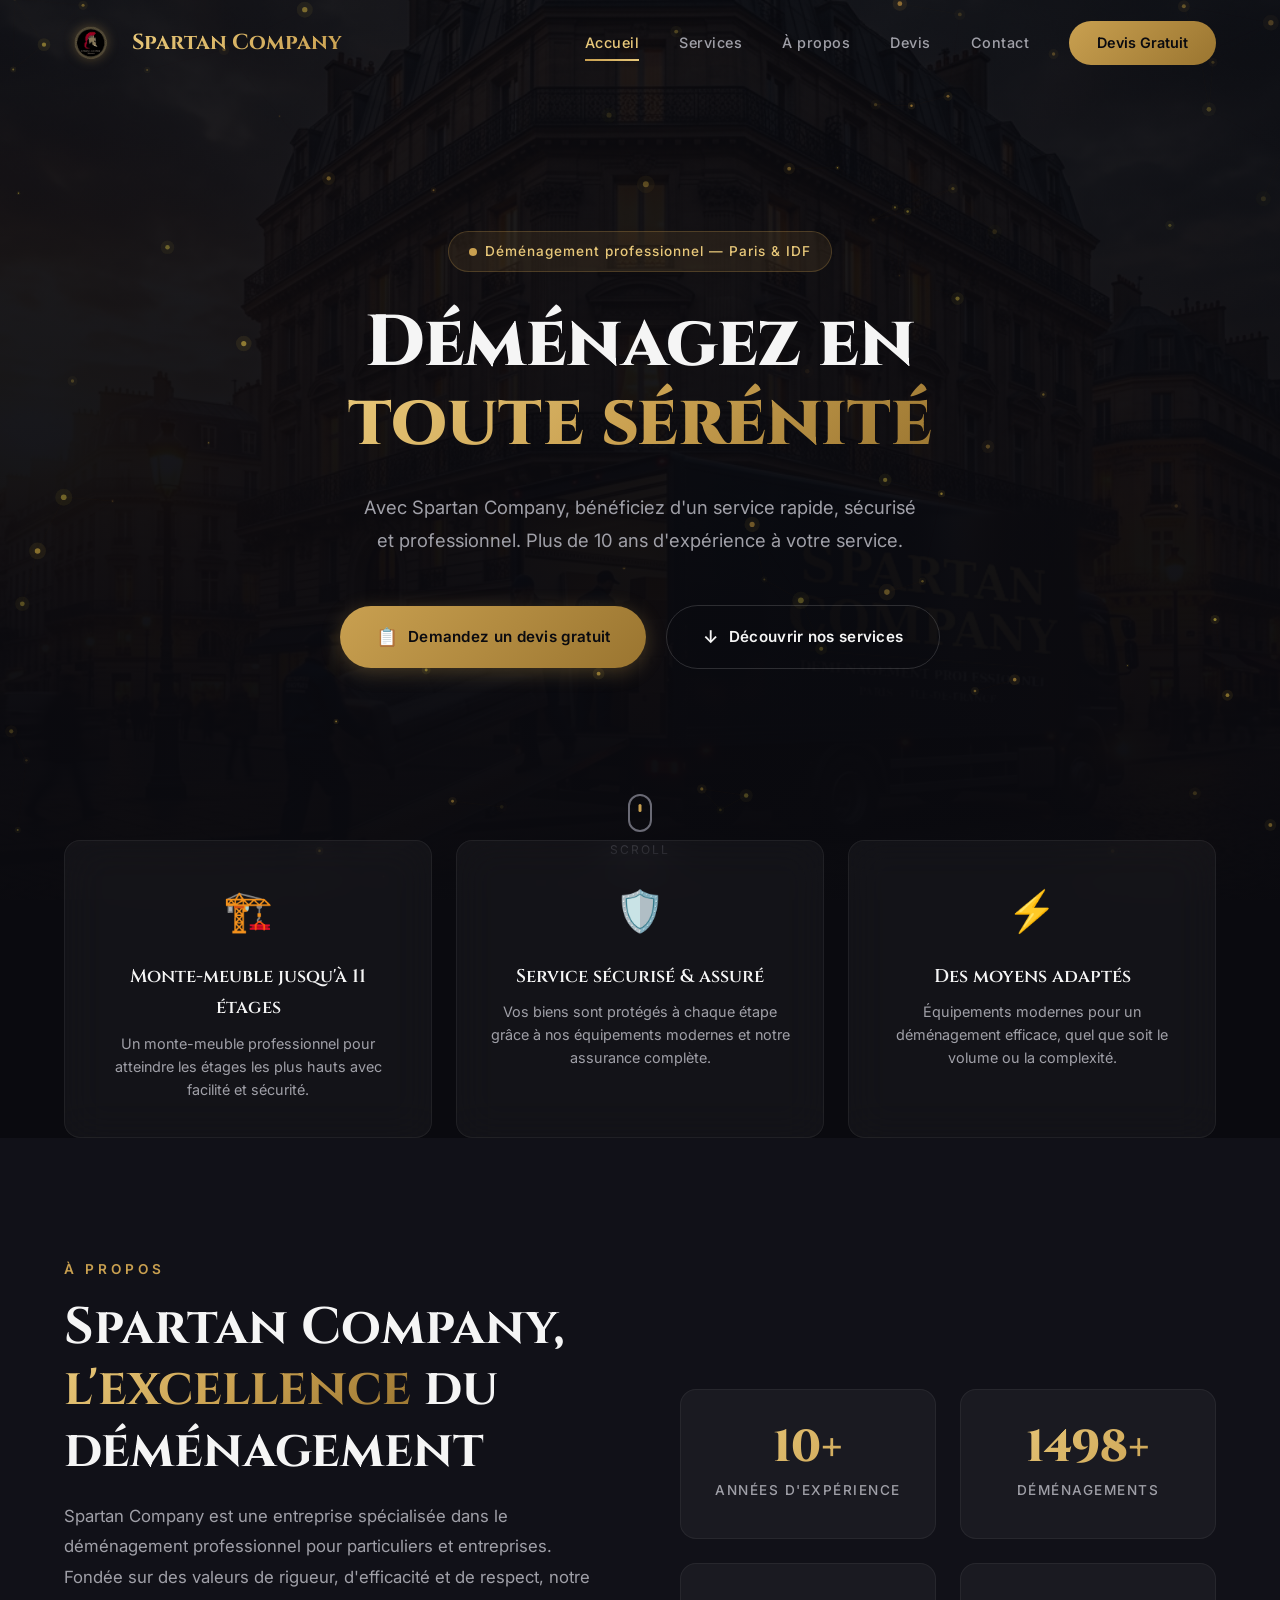
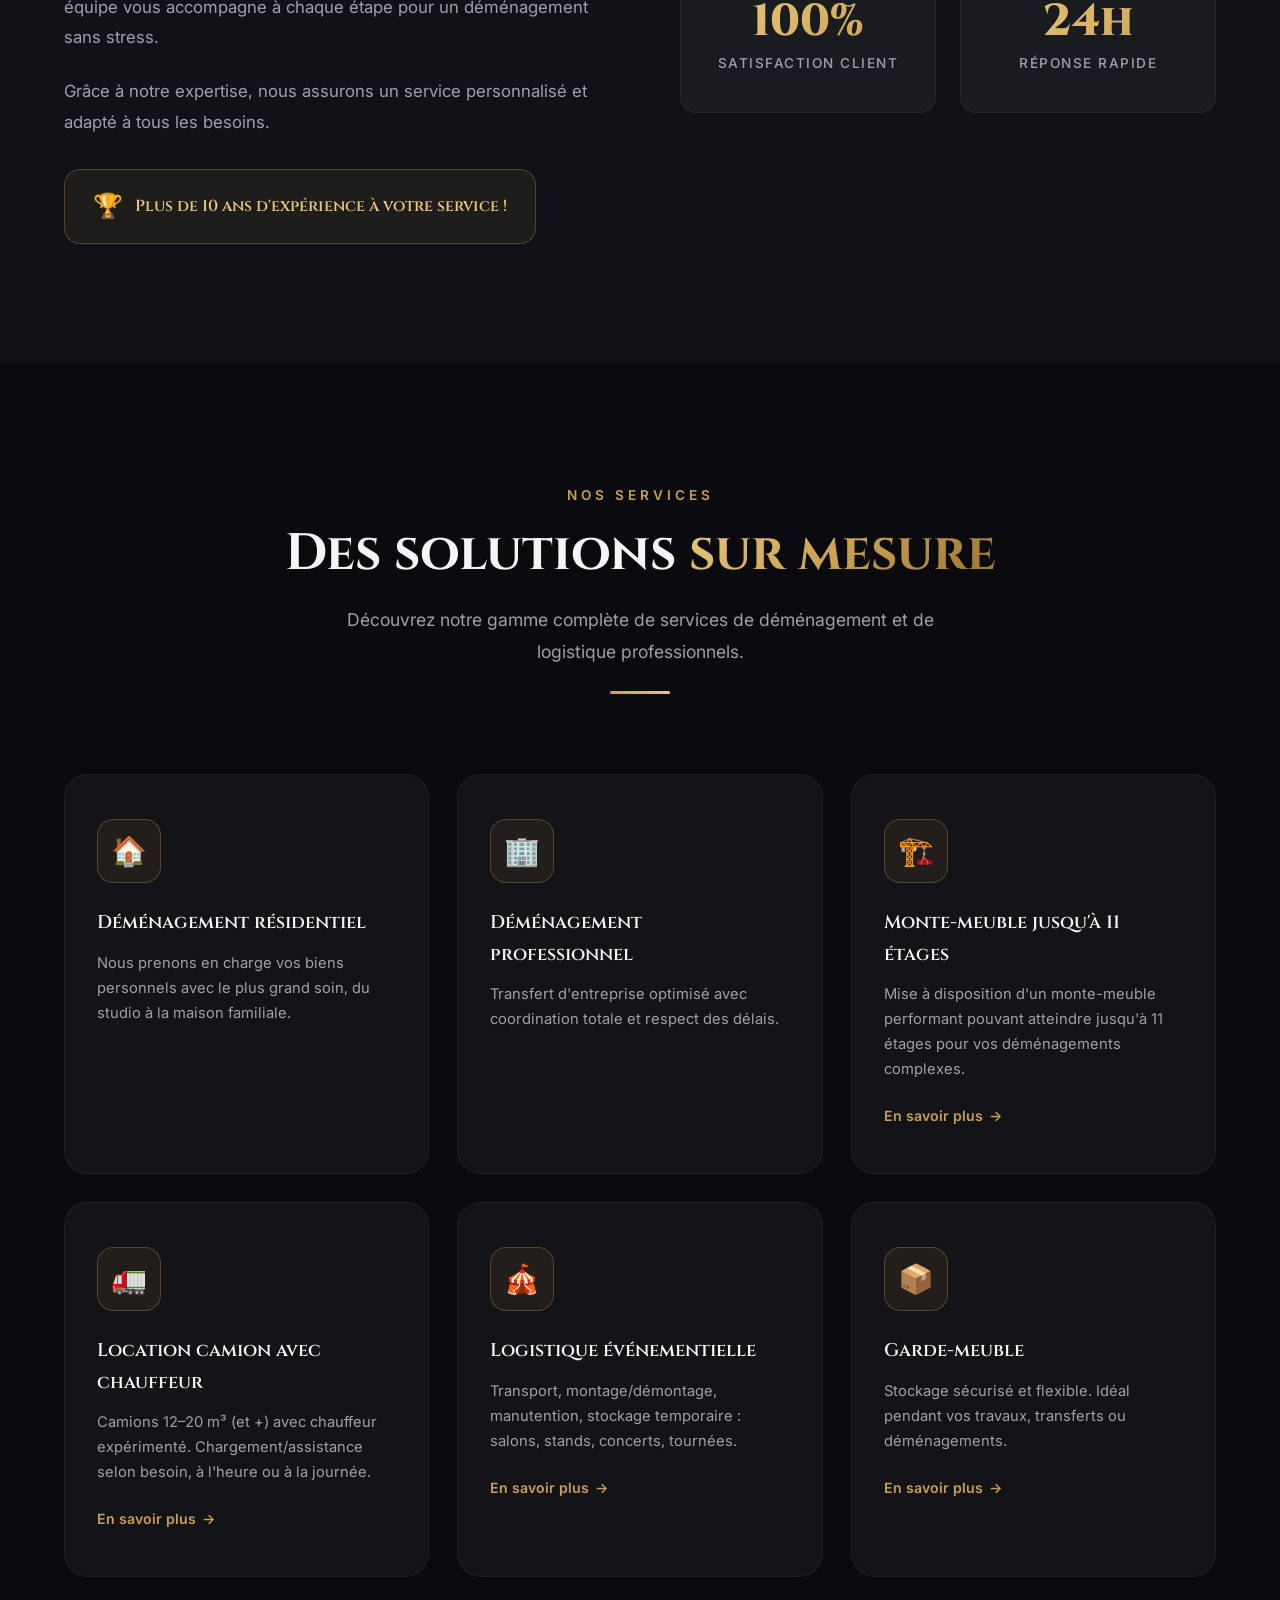
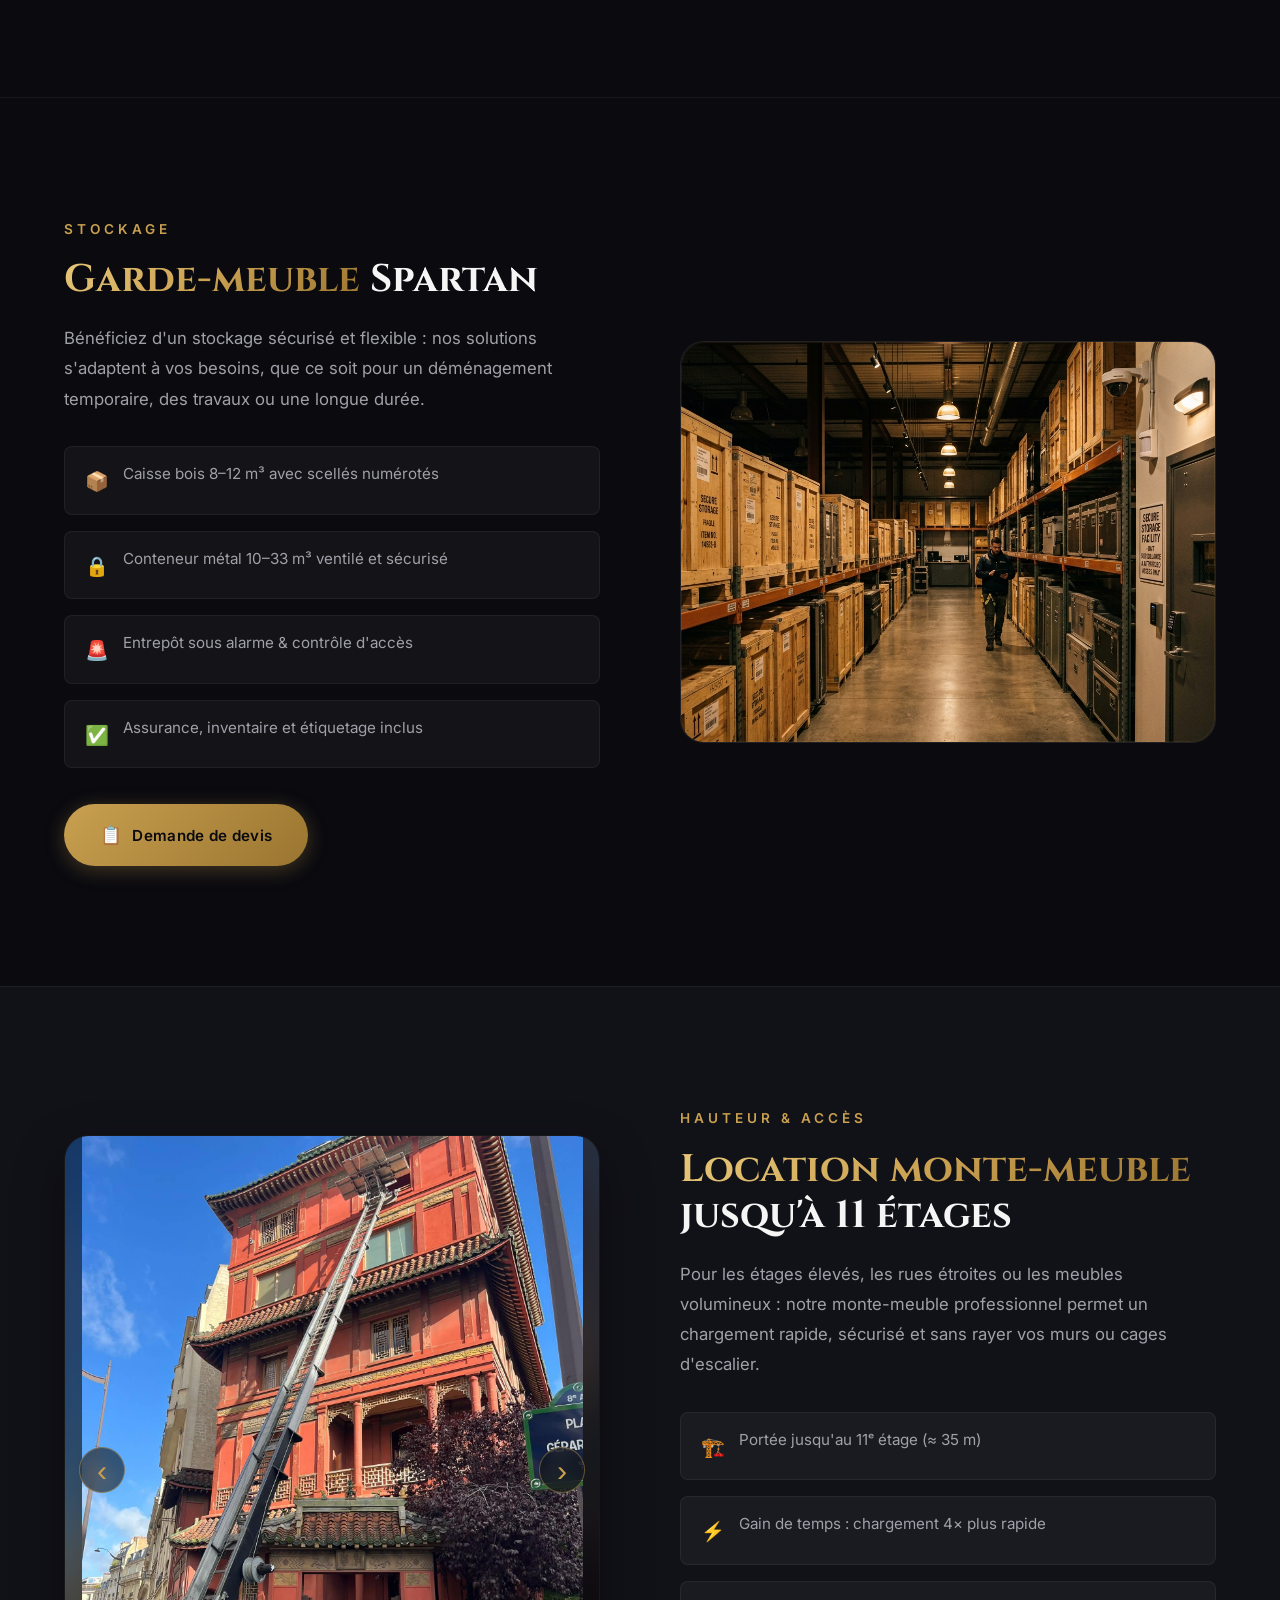
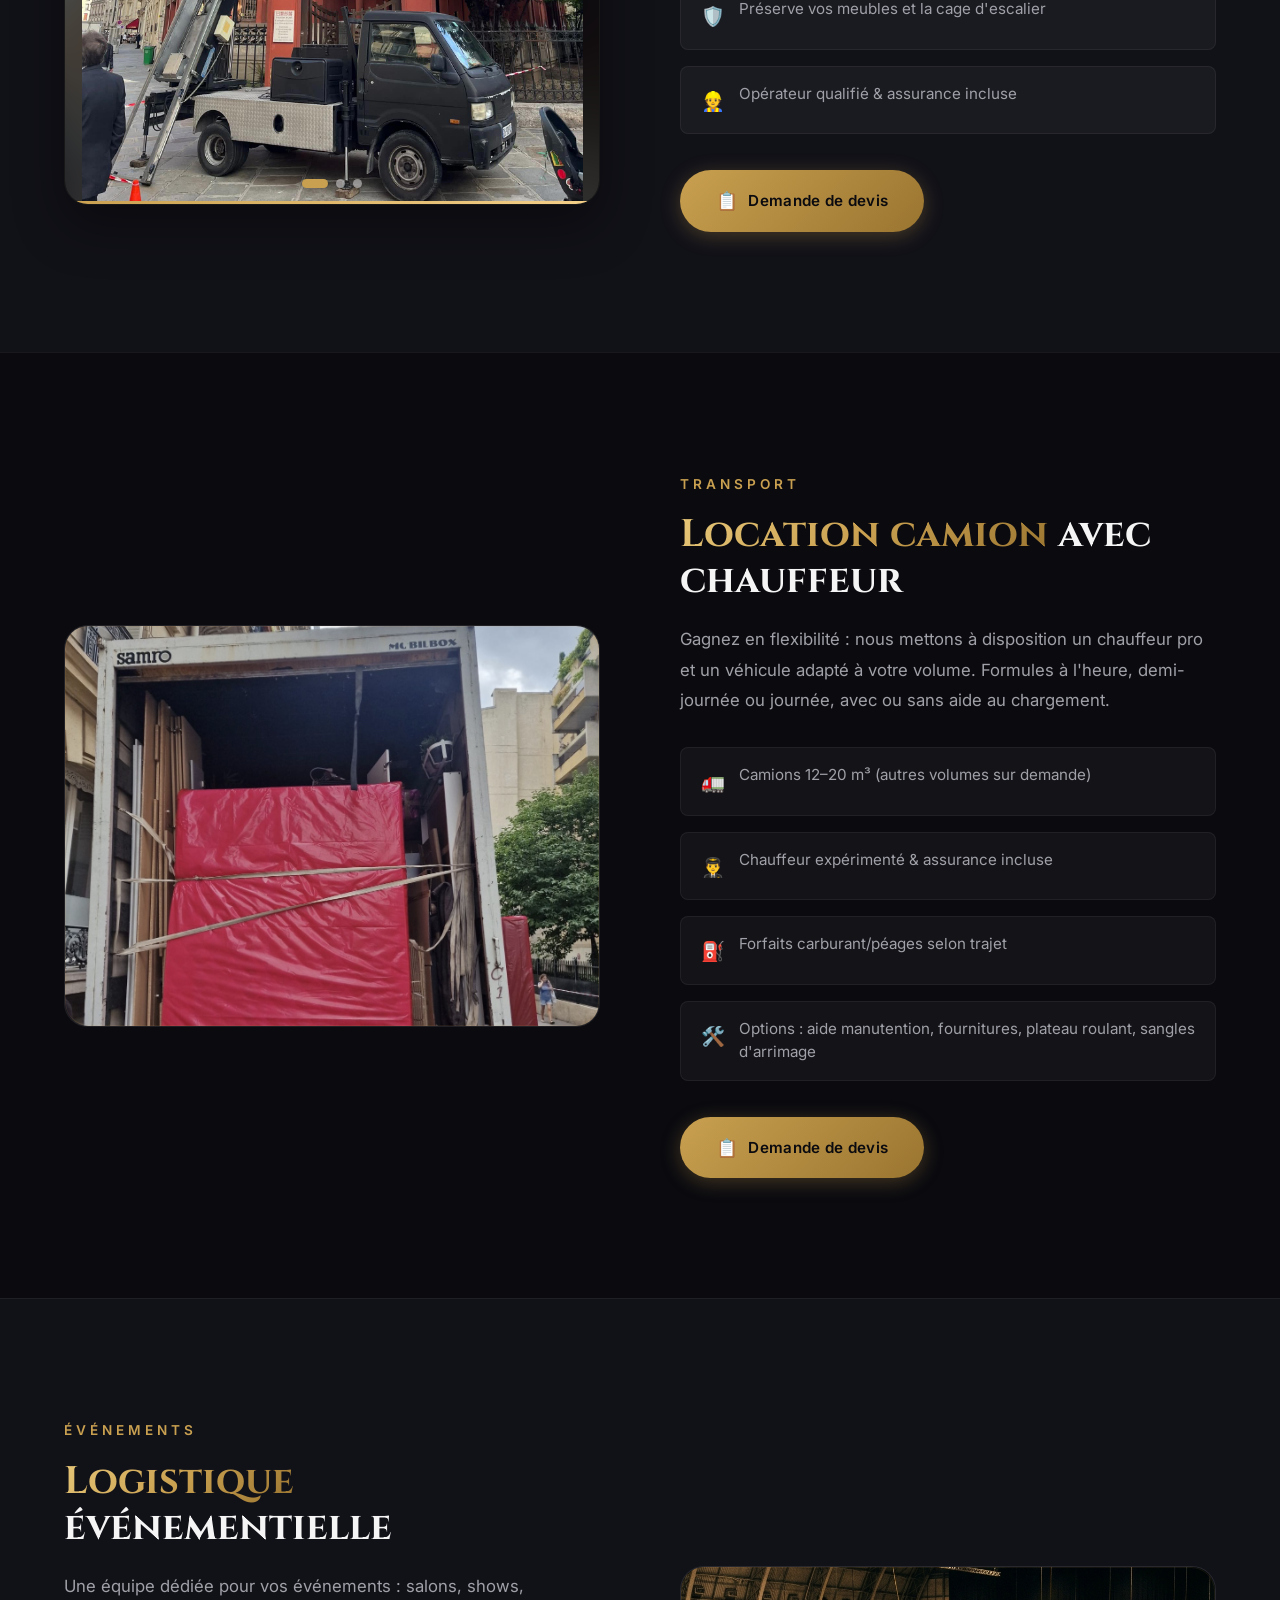
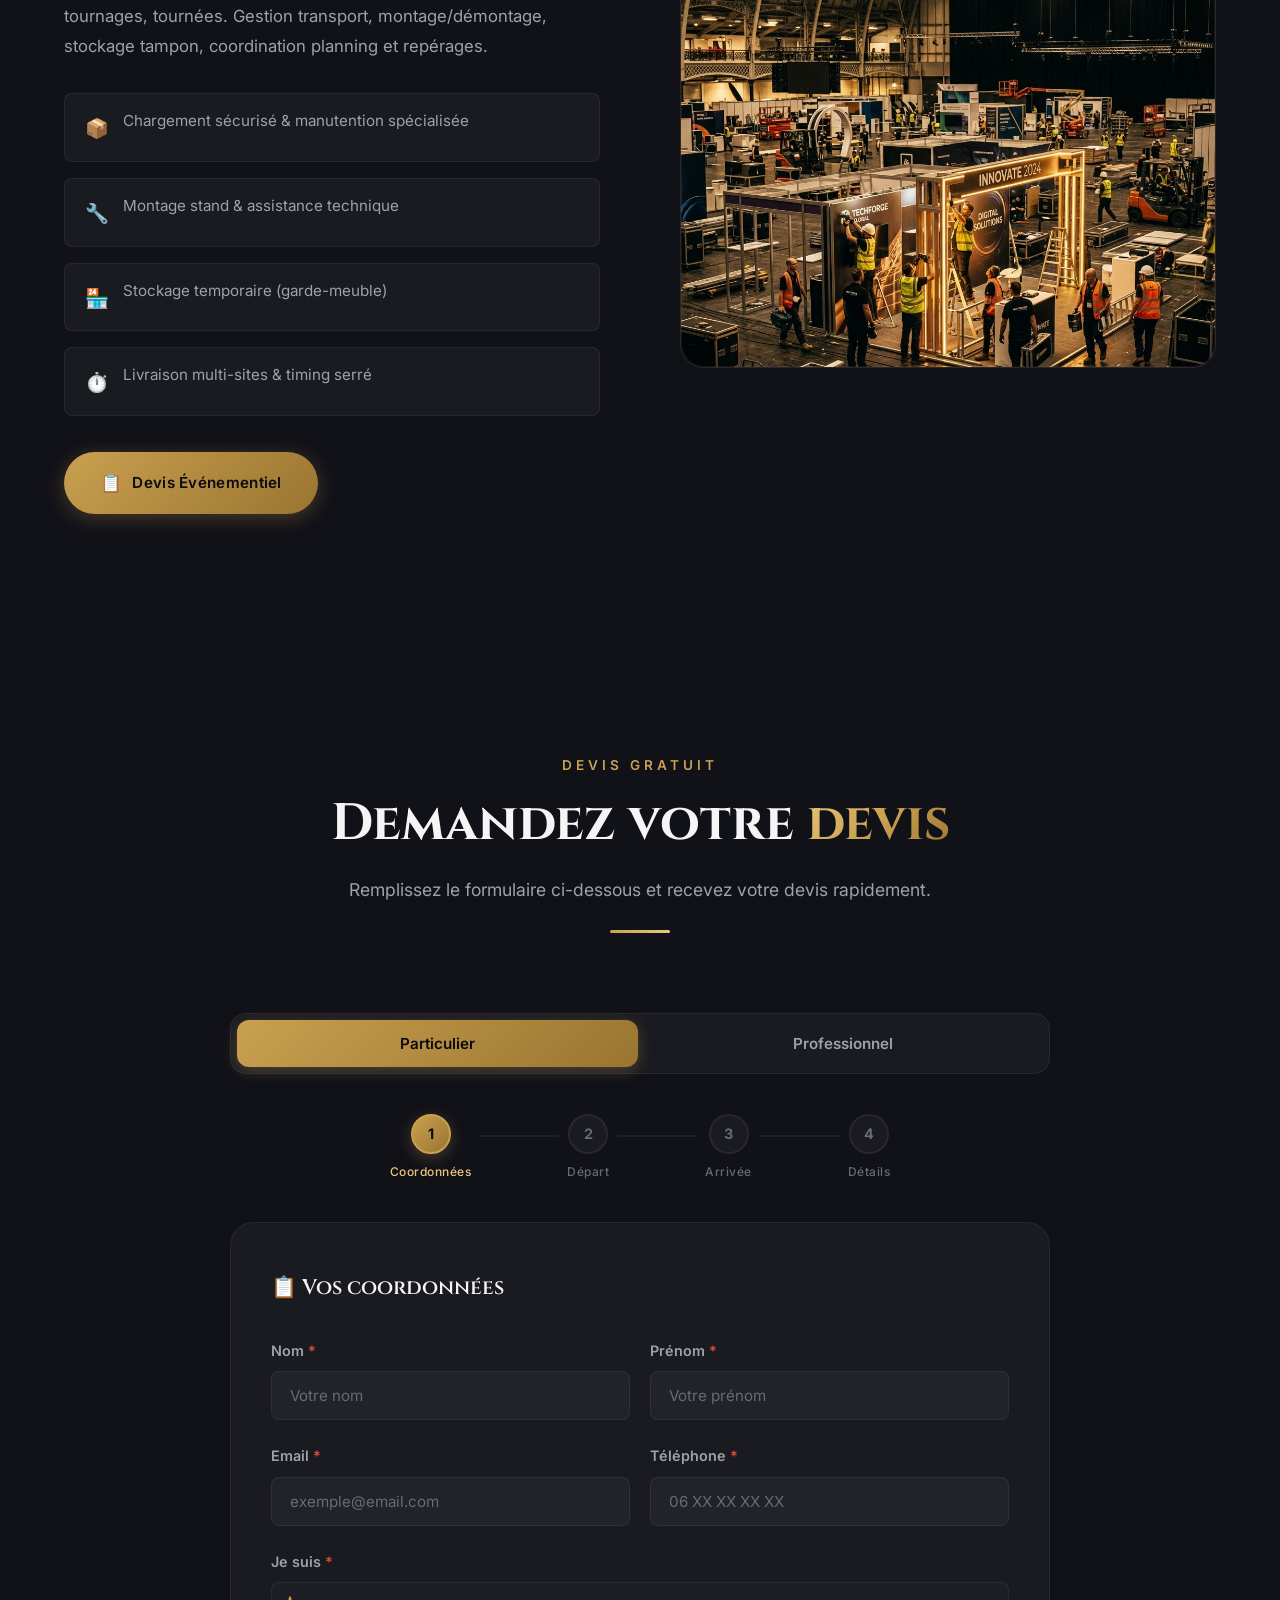
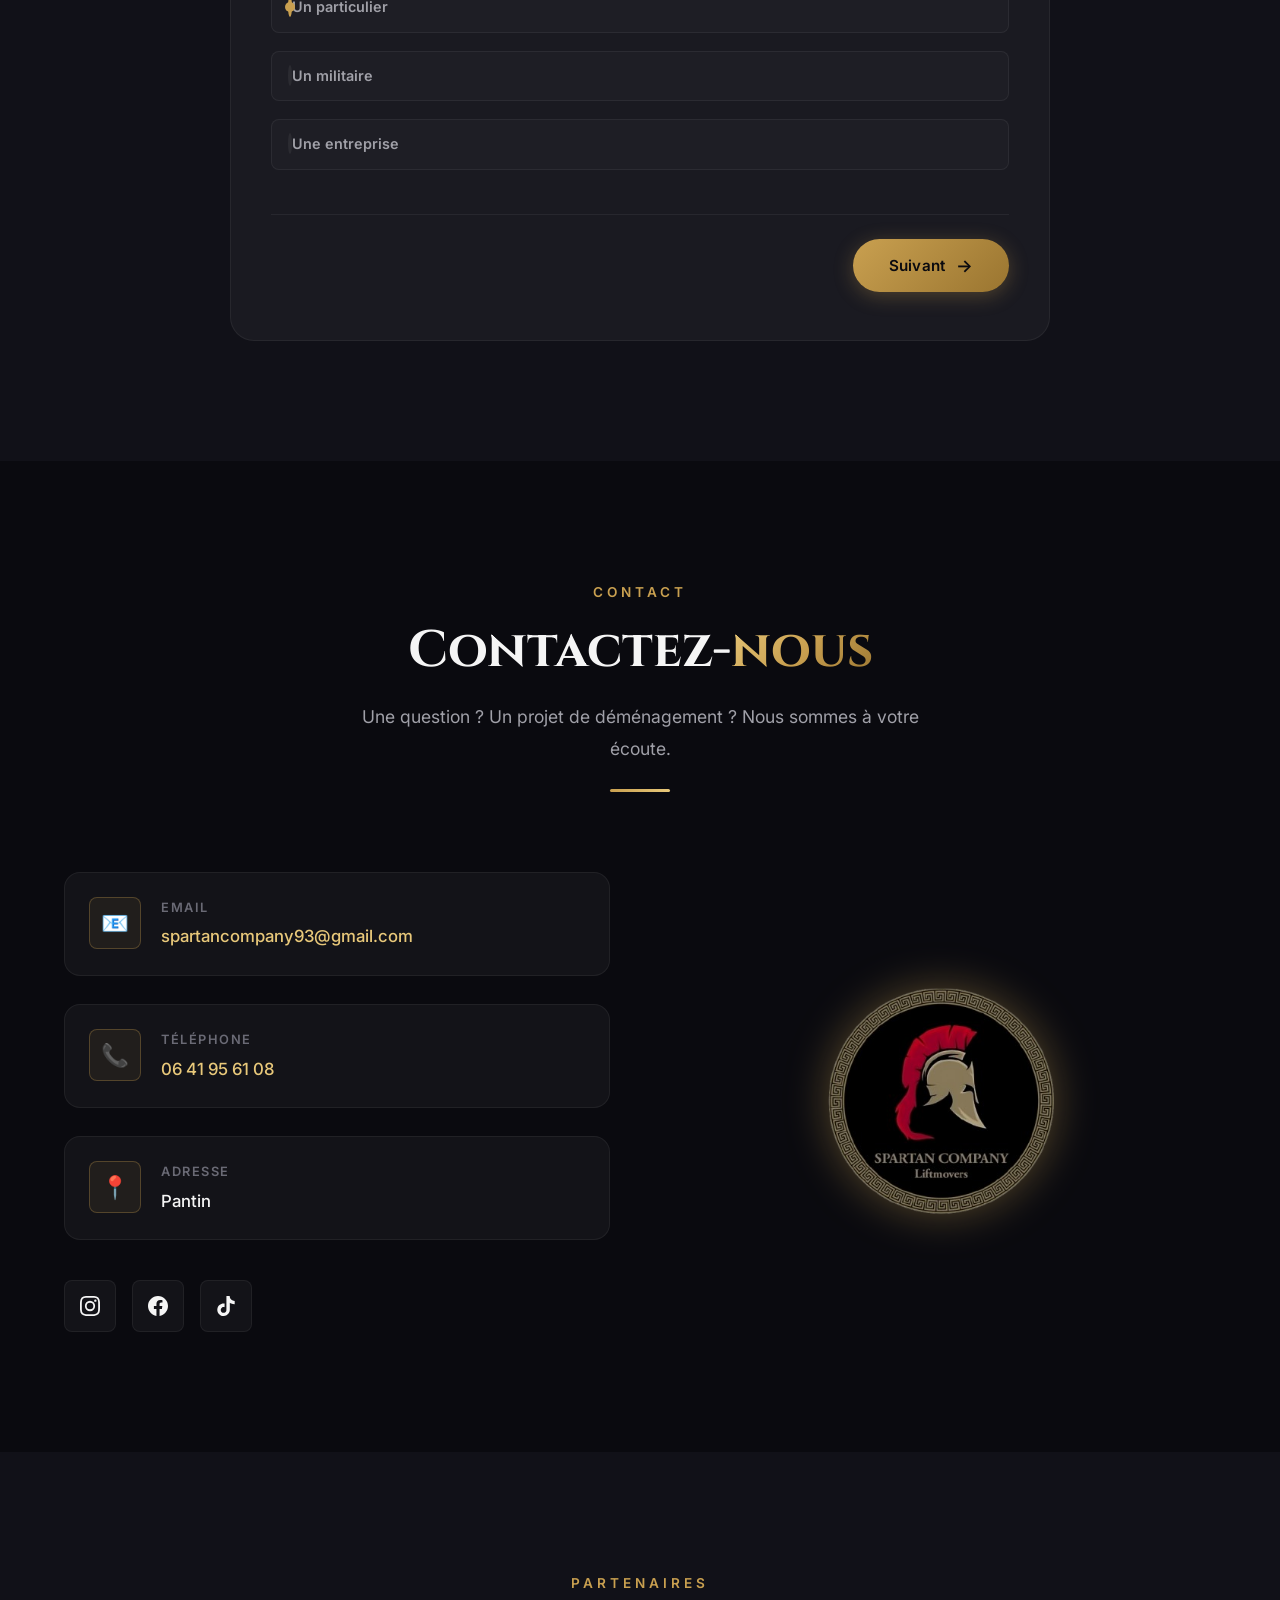
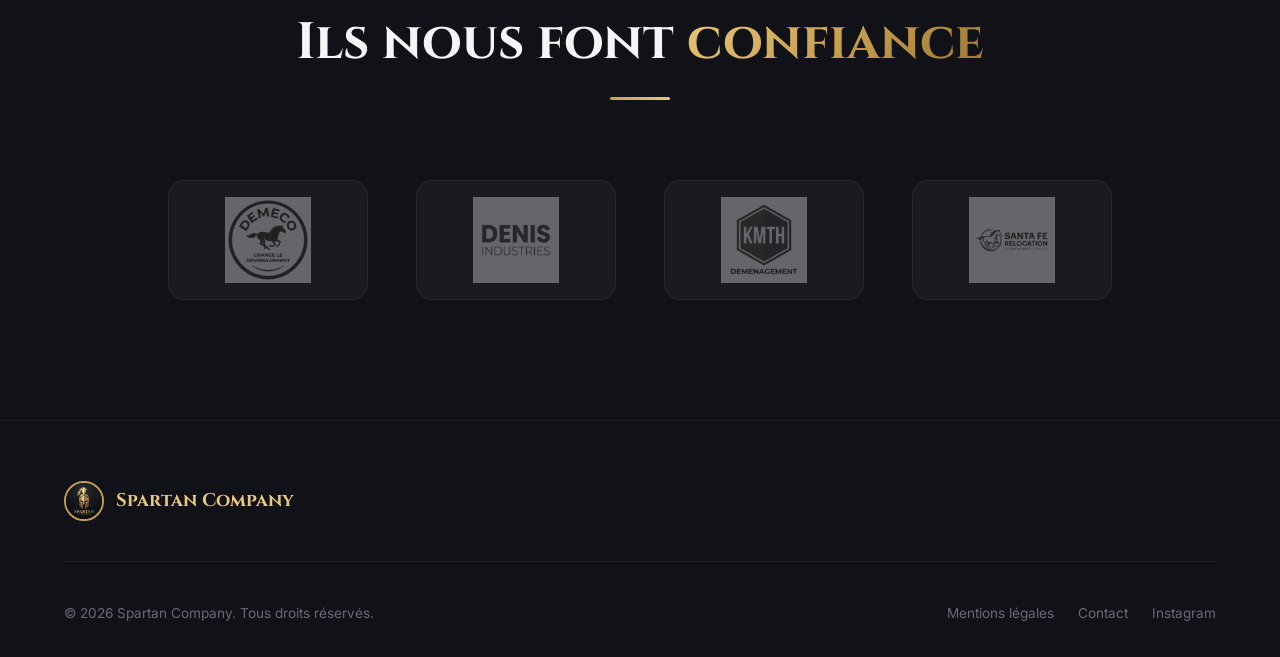
<file: index.html>
<!DOCTYPE html>
<html lang="fr">

<head>
  <meta charset="UTF-8">
  <meta name="viewport" content="width=device-width, initial-scale=1.0">
  <title>Spartan Company — Déménagement Professionnel à Paris & Île-de-France</title>
  <meta name="description"
    content="Spartan Company : déménagement express, garde-meuble sécurisé, monte-meuble jusqu'à 11 étages, location camion avec chauffeur et logistique événementielle. Demandez votre devis gratuit !">
  <meta property="og:title" content="Spartan Company — Déménagement Professionnel">
  <meta property="og:description"
    content="Déménagement express, garde-meuble, logistique événementielle — demandez votre devis !">
  <meta property="og:type" content="website">
  <meta property="og:url" content="https://www.spartancompany.fr/">
  <meta property="og:image" content="https://www.spartancompany.fr/assets/images/og-image.jpg">
  <meta property="og:image:width" content="1200">
  <meta property="og:image:height" content="630">
  <meta property="og:site_name" content="Spartan Company">
  <meta property="og:locale" content="fr_FR">
  <meta name="twitter:card" content="summary_large_image">
  <meta name="twitter:title" content="Spartan Company — Déménagement Professionnel">
  <meta name="twitter:description" content="Déménagement express, garde-meuble, logistique événementielle — demandez votre devis !">
  <meta name="twitter:image" content="https://www.spartancompany.fr/assets/images/og-image.jpg">
  <meta name="theme-color" content="#0a0a0a">
  <link rel="stylesheet" href="style.css">
  <link rel="icon" type="image/x-icon" href="/favicon.ico">
  <link rel="icon" type="image/png" sizes="16x16" href="/assets/favicons/favicon-16x16.png">
  <link rel="icon" type="image/png" sizes="32x32" href="/assets/favicons/favicon-32x32.png">
  <link rel="icon" type="image/png" sizes="96x96" href="/assets/favicons/favicon-96x96.png">
  <link rel="apple-touch-icon" sizes="180x180" href="/assets/favicons/apple-touch-icon.png">
  <link rel="manifest" href="/site.webmanifest">
</head>

<body>

  <!-- ========== HEADER ========== -->
  <header class="header" id="header">
    <div class="container">
      <a href="#accueil" class="logo">
        <img src="assets/images/spartan-banner.png" alt="Spartan Company Logo" class="logo-icon">
        <span class="logo-text">Spartan Company</span>
      </a>

      <nav class="nav-links" id="nav-links">
        <a href="#accueil" class="active">Accueil</a>
        <a href="#services">Services</a>
        <a href="#a-propos">À propos</a>
        <a href="#devis">Devis</a>
        <a href="#contact">Contact</a>
        <a href="#devis" class="nav-cta">Devis Gratuit</a>
      </nav>

      <button class="menu-toggle" id="menu-toggle" aria-label="Ouvrir le menu">
        <span></span>
        <span></span>
        <span></span>
      </button>
    </div>
  </header>

  <!-- ========== HERO ========== -->
  <section class="hero" id="accueil">
    <div class="hero-bg">
      <div class="hero-bg-image" style="background-image: url('assets/images/hero-bg.png');"></div>
      <div class="hero-bg-overlay"></div>
    </div>
    <canvas id="hero-canvas"></canvas>

    <div class="hero-content">
      <div class="hero-badge">
        <span class="hero-badge-dot"></span>
        Déménagement professionnel — Paris & IDF
      </div>

      <h1 class="hero-title">
        <span class="line"><span>Déménagez en</span></span>
        <span class="line"><span class="gold-text">toute sérénité</span></span>
      </h1>

      <p class="hero-subtitle">
        Avec Spartan Company, bénéficiez d'un service rapide, sécurisé et professionnel.
        Plus de 10 ans d'expérience à votre service.
      </p>

      <div class="hero-actions">
        <a href="#devis" class="btn btn-primary">
          <span class="btn-icon">📋</span>
          Demandez un devis gratuit
        </a>
        <a href="#services" class="btn btn-secondary">
          <span class="btn-icon">↓</span>
          Découvrir nos services
        </a>
      </div>
    </div>

    <div class="scroll-indicator">
      <div class="scroll-mouse"></div>
      <span>Scroll</span>
    </div>
  </section>

  <!-- ========== HIGHLIGHTS ========== -->
  <section class="highlights">
    <div class="container">
      <div class="highlights-grid stagger-children">
        <div class="highlight-card reveal">
          <span class="highlight-icon">🏗️</span>
          <div>
            <h3 class="highlight-title">Monte-meuble jusqu'à 11 étages</h3>
            <p class="highlight-text">Un monte-meuble professionnel pour atteindre les étages les plus hauts avec
              facilité et sécurité.</p>
          </div>
        </div>
        <div class="highlight-card reveal">
          <span class="highlight-icon">🛡️</span>
          <div>
            <h3 class="highlight-title">Service sécurisé & assuré</h3>
            <p class="highlight-text">Vos biens sont protégés à chaque étape grâce à nos équipements modernes et notre
              assurance complète.</p>
          </div>
        </div>
        <div class="highlight-card reveal">
          <span class="highlight-icon">⚡</span>
          <div>
            <h3 class="highlight-title">Des moyens adaptés</h3>
            <p class="highlight-text">Équipements modernes pour un déménagement efficace, quel que soit le volume ou la
              complexité.</p>
          </div>
        </div>
      </div>
    </div>
  </section>

  <!-- ========== À PROPOS ========== -->
  <section class="section about" id="a-propos">
    <div class="container">
      <div class="about-content">
        <div class="about-text reveal-left">
          <span class="section-label">À propos</span>
          <h2 class="section-title">Spartan Company, <span class="gold-text">l'excellence</span> du déménagement</h2>
          <p>
            Spartan Company est une entreprise spécialisée dans le déménagement professionnel pour particuliers et
            entreprises. Fondée sur des valeurs de rigueur, d'efficacité et de respect, notre équipe vous accompagne à
            chaque étape pour un déménagement sans stress.
          </p>
          <p>
            Grâce à notre expertise, nous assurons un service personnalisé et adapté à tous les besoins.
          </p>
          <div class="about-experience">
            <span class="about-experience-icon">🏆</span>
            <span class="about-experience-text">Plus de 10 ans d'expérience à votre service !</span>
          </div>
        </div>

        <div class="stats-grid reveal-right">
          <div class="stat-card">
            <div class="stat-number" data-target="10" data-suffix="+">0</div>
            <div class="stat-label">Années d'expérience</div>
          </div>
          <div class="stat-card">
            <div class="stat-number" data-target="1500" data-suffix="+">0</div>
            <div class="stat-label">Déménagements</div>
          </div>
          <div class="stat-card">
            <div class="stat-number" data-target="100" data-suffix="%">0</div>
            <div class="stat-label">Satisfaction client</div>
          </div>
          <div class="stat-card">
            <div class="stat-number" data-target="24" data-suffix="h">0</div>
            <div class="stat-label">Réponse rapide</div>
          </div>
        </div>
      </div>
    </div>
  </section>

  <!-- ========== SERVICES ========== -->
  <section class="section" id="services">
    <div class="container">
      <div class="section-header">
        <span class="section-label">Nos services</span>
        <h2 class="section-title">Des solutions <span class="gold-text">sur mesure</span></h2>
        <p class="section-subtitle">Découvrez notre gamme complète de services de déménagement et de logistique
          professionnels.</p>
        <div class="section-divider"></div>
      </div>

      <div class="services-grid stagger-children">
        <!-- Service 1 -->
        <div class="service-card reveal">
          <div class="service-icon">🏠</div>
          <h3 class="service-title">Déménagement résidentiel</h3>
          <p class="service-description">Nous prenons en charge vos biens personnels avec le plus grand soin, du studio
            à la maison familiale.</p>
        </div>

        <!-- Service 2 -->
        <div class="service-card reveal">
          <div class="service-icon">🏢</div>
          <h3 class="service-title">Déménagement professionnel</h3>
          <p class="service-description">Transfert d'entreprise optimisé avec coordination totale et respect des délais.
          </p>
        </div>

        <!-- Service 3 -->
        <div class="service-card reveal">
          <div class="service-icon">🏗️</div>
          <h3 class="service-title">Monte-meuble jusqu'à 11 étages</h3>
          <p class="service-description">Mise à disposition d'un monte-meuble performant pouvant atteindre jusqu'à 11
            étages pour vos déménagements complexes.</p>
          <a href="#monte-meuble" class="service-link">
            En savoir plus <span class="service-link-arrow">→</span>
          </a>
        </div>

        <!-- Service 4 -->
        <div class="service-card reveal">
          <div class="service-icon">🚛</div>
          <h3 class="service-title">Location camion avec chauffeur</h3>
          <p class="service-description">Camions 12–20 m³ (et +) avec chauffeur expérimenté. Chargement/assistance selon
            besoin, à l'heure ou à la journée.</p>
          <a href="#location-camion" class="service-link">
            En savoir plus <span class="service-link-arrow">→</span>
          </a>
        </div>

        <!-- Service 5 -->
        <div class="service-card reveal">
          <div class="service-icon">🎪</div>
          <h3 class="service-title">Logistique événementielle</h3>
          <p class="service-description">Transport, montage/démontage, manutention, stockage temporaire : salons,
            stands, concerts, tournées.</p>
          <a href="#logistique-evenementiel" class="service-link">
            En savoir plus <span class="service-link-arrow">→</span>
          </a>
        </div>

        <!-- Service 6 -->
        <div class="service-card reveal">
          <div class="service-icon">📦</div>
          <h3 class="service-title">Garde-meuble</h3>
          <p class="service-description">Stockage sécurisé et flexible. Idéal pendant vos travaux, transferts ou
            déménagements.</p>
          <a href="#garde-meuble" class="service-link">
            En savoir plus <span class="service-link-arrow">→</span>
          </a>
        </div>
      </div>
    </div>
  </section>

  <!-- ========== DETAIL: GARDE-MEUBLE ========== -->
  <section class="section service-detail" id="garde-meuble">
    <div class="container">
      <div class="detail-content">
        <div class="detail-info reveal-left">
          <span class="section-label">Stockage</span>
          <h2><span class="gold-text">Garde-meuble</span> Spartan</h2>
          <p>Bénéficiez d'un stockage sécurisé et flexible : nos solutions s'adaptent à vos besoins, que ce soit pour un
            déménagement temporaire, des travaux ou une longue durée.</p>
          <div class="detail-features">
            <div class="detail-feature">
              <span class="detail-feature-icon">📦</span>
              <span class="detail-feature-text">Caisse bois 8–12 m³ avec scellés numérotés</span>
            </div>
            <div class="detail-feature">
              <span class="detail-feature-icon">🔒</span>
              <span class="detail-feature-text">Conteneur métal 10–33 m³ ventilé et sécurisé</span>
            </div>
            <div class="detail-feature">
              <span class="detail-feature-icon">🚨</span>
              <span class="detail-feature-text">Entrepôt sous alarme & contrôle d'accès</span>
            </div>
            <div class="detail-feature">
              <span class="detail-feature-icon">✅</span>
              <span class="detail-feature-text">Assurance, inventaire et étiquetage inclus</span>
            </div>
          </div>
          <a href="https://docs.google.com/forms/d/16_OyggNPXtU31kCa50drvaK85dlNwQg-wSixw3gcKfQ/viewform?usp=sf_link"
            target="_blank" rel="noopener" class="btn btn-primary">
            <span class="btn-icon">📋</span>
            Demande de devis
          </a>
        </div>
        <div class="detail-visual reveal-right">
          <div class="detail-image-wrapper">
            <img src="assets/images/garde-meuble.png"
              alt="Entrepôt de garde-meuble Spartan Company — stockage sécurisé">
          </div>
        </div>
      </div>
    </div>
  </section>

  <!-- ========== DETAIL: LOCATION MONTE-MEUBLE ========== -->
  <section class="section service-detail" id="monte-meuble">
    <div class="container">
      <div class="detail-content reverse">
        <div class="detail-info reveal-right">
          <span class="section-label">Hauteur & accès</span>
          <h2><span class="gold-text">Location monte-meuble</span> jusqu'à 11 étages</h2>
          <p>Pour les étages élevés, les rues étroites ou les meubles volumineux : notre monte-meuble professionnel
            permet un chargement rapide, sécurisé et sans rayer vos murs ou cages d'escalier.</p>
          <div class="detail-features">
            <div class="detail-feature">
              <span class="detail-feature-icon">🏗️</span>
              <span class="detail-feature-text">Portée jusqu'au 11ᵉ étage (≈ 35 m)</span>
            </div>
            <div class="detail-feature">
              <span class="detail-feature-icon">⚡</span>
              <span class="detail-feature-text">Gain de temps : chargement 4× plus rapide</span>
            </div>
            <div class="detail-feature">
              <span class="detail-feature-icon">🛡️</span>
              <span class="detail-feature-text">Préserve vos meubles et la cage d'escalier</span>
            </div>
            <div class="detail-feature">
              <span class="detail-feature-icon">👷</span>
              <span class="detail-feature-text">Opérateur qualifié & assurance incluse</span>
            </div>
          </div>
          <a href="#devis" class="btn btn-primary">
            <span class="btn-icon">📋</span>
            Demande de devis
          </a>
        </div>
        <div class="detail-visual reveal-left">
          <div class="carousel" id="monte-meuble-carousel" data-autoplay="5000">
            <div class="carousel-viewport">
              <div class="carousel-track">
                <div class="carousel-slide">
                  <div class="carousel-slide-bg" style="background-image:url('assets/images/monte-meuble-1.jpg');"></div>
                  <img src="assets/images/monte-meuble-1.jpg" alt="Monte-meuble Spartan Company en action">
                </div>
                <div class="carousel-slide">
                  <div class="carousel-slide-bg" style="background-image:url('assets/images/monte-meuble-2.jpg');"></div>
                  <img src="assets/images/monte-meuble-2.jpg" alt="Monte-meuble — accès en hauteur">
                </div>
                <div class="carousel-slide">
                  <div class="carousel-slide-bg" style="background-image:url('assets/images/monte-meuble-3.png');"></div>
                  <img src="assets/images/monte-meuble-3.png" alt="Monte-meuble — chargement sécurisé">
                </div>
              </div>
            </div>
            <button type="button" class="carousel-arrow carousel-prev" aria-label="Image précédente">‹</button>
            <button type="button" class="carousel-arrow carousel-next" aria-label="Image suivante">›</button>
            <div class="carousel-dots">
              <button type="button" class="carousel-dot active" data-slide="0" aria-label="Image 1"></button>
              <button type="button" class="carousel-dot" data-slide="1" aria-label="Image 2"></button>
              <button type="button" class="carousel-dot" data-slide="2" aria-label="Image 3"></button>
            </div>
            <div class="carousel-progress"></div>
          </div>
        </div>
      </div>
    </div>
  </section>

  <!-- ========== DETAIL: LOCATION CAMION ========== -->
  <section class="section service-detail" id="location-camion">
    <div class="container">
      <div class="detail-content reverse">
        <div class="detail-info reveal-right">
          <span class="section-label">Transport</span>
          <h2><span class="gold-text">Location camion</span> avec chauffeur</h2>
          <p>Gagnez en flexibilité : nous mettons à disposition un chauffeur pro et un véhicule adapté à votre volume.
            Formules à l'heure, demi-journée ou journée, avec ou sans aide au chargement.</p>
          <div class="detail-features">
            <div class="detail-feature">
              <span class="detail-feature-icon">🚛</span>
              <span class="detail-feature-text">Camions 12–20 m³ (autres volumes sur demande)</span>
            </div>
            <div class="detail-feature">
              <span class="detail-feature-icon">👨‍✈️</span>
              <span class="detail-feature-text">Chauffeur expérimenté & assurance incluse</span>
            </div>
            <div class="detail-feature">
              <span class="detail-feature-icon">⛽</span>
              <span class="detail-feature-text">Forfaits carburant/péages selon trajet</span>
            </div>
            <div class="detail-feature">
              <span class="detail-feature-icon">🛠️</span>
              <span class="detail-feature-text">Options : aide manutention, fournitures, plateau roulant, sangles
                d'arrimage</span>
            </div>
          </div>
          <a href="https://docs.google.com/forms/d/e/1FAIpQLSfljQCrIB8QWH4mEbouaXex_NT1KV_ReRFhTXpyLlEKEtPhbA/viewform?usp=header"
            target="_blank" rel="noopener" class="btn btn-primary">
            <span class="btn-icon">📋</span>
            Demande de devis
          </a>
        </div>
        <div class="detail-visual reveal-left">
          <div class="detail-image-wrapper">
            <img src="assets/images/location-camion-chauffeur.png" alt="Location de camion avec chauffeur — Spartan Company">
          </div>
        </div>
      </div>
    </div>
  </section>

  <!-- ========== DETAIL: LOGISTIQUE ÉVÉNEMENTIELLE ========== -->
  <section class="section service-detail" id="logistique-evenementiel">
    <div class="container">
      <div class="detail-content">
        <div class="detail-info reveal-left">
          <span class="section-label">Événements</span>
          <h2><span class="gold-text">Logistique</span> événementielle</h2>
          <p>Une équipe dédiée pour vos événements : salons, shows, tournages, tournées. Gestion transport,
            montage/démontage, stockage tampon, coordination planning et repérages.</p>
          <div class="detail-features">
            <div class="detail-feature">
              <span class="detail-feature-icon">📦</span>
              <span class="detail-feature-text">Chargement sécurisé & manutention spécialisée</span>
            </div>
            <div class="detail-feature">
              <span class="detail-feature-icon">🔧</span>
              <span class="detail-feature-text">Montage stand & assistance technique</span>
            </div>
            <div class="detail-feature">
              <span class="detail-feature-icon">🏪</span>
              <span class="detail-feature-text">Stockage temporaire (garde-meuble)</span>
            </div>
            <div class="detail-feature">
              <span class="detail-feature-icon">⏱️</span>
              <span class="detail-feature-text">Livraison multi-sites & timing serré</span>
            </div>
          </div>
          <a href="https://docs.google.com/forms/d/e/1FAIpQLSdsESK2jy2cVjfnNybFGLZd3sFh-Qo3X5xTBl8M-gJuYys7Mg/viewform?usp=header"
            target="_blank" rel="noopener" class="btn btn-primary">
            <span class="btn-icon">📋</span>
            Devis Événementiel
          </a>
        </div>
        <div class="detail-visual reveal-right">
          <div class="detail-image-wrapper">
            <img src="assets/images/logistique-event.png" alt="Logistique événementielle — montage salon et stand">
          </div>
        </div>
      </div>
    </div>
  </section>

  <!-- ========== DEVIS ========== -->
  <section class="section devis" id="devis">
    <div class="container">
      <div class="section-header">
        <span class="section-label">Devis gratuit</span>
        <h2 class="section-title">Demandez votre <span class="gold-text">devis</span></h2>
        <p class="section-subtitle">Remplissez le formulaire ci-dessous et recevez votre devis rapidement.</p>
        <div class="section-divider"></div>
      </div>

      <div class="devis-container" style="max-width: 820px;">
        <!-- Tabs -->
        <div class="devis-tabs">
          <button class="devis-tab active" data-tab="particulier" id="tab-particulier">Particulier</button>
          <button class="devis-tab" data-tab="professionnel" id="tab-professionnel">Professionnel</button>
        </div>

        <!-- Step Indicator -->
        <div class="form-steps" id="form-steps">
          <div class="form-step active" data-step="1">
            <span class="form-step-number">1</span>
            <span class="form-step-label">Coordonnées</span>
          </div>
          <div class="form-step-line"></div>
          <div class="form-step" data-step="2">
            <span class="form-step-number">2</span>
            <span class="form-step-label">Départ</span>
          </div>
          <div class="form-step-line"></div>
          <div class="form-step" data-step="3">
            <span class="form-step-number">3</span>
            <span class="form-step-label">Arrivée</span>
          </div>
          <div class="form-step-line"></div>
          <div class="form-step" data-step="4">
            <span class="form-step-number">4</span>
            <span class="form-step-label">Détails</span>
          </div>
        </div>

        <!-- Form -->
        <form id="devis-form" class="devis-form" novalidate>
          <!-- Hidden fields for Web3Forms -->
          <input type="hidden" name="access_key" value="45346ce8-53f1-4a1c-9cf1-9108e3ba7d71">
          <input type="hidden" name="subject" id="form-subject" value="Nouveau devis déménagement — Particulier">
          <input type="hidden" name="from_name" value="Spartan Company — Formulaire Devis">
          <input type="hidden" name="replyto" id="form-replyto" value="">
          <input type="hidden" name="Type de client" id="form-client-type" value="Particulier">
          <!-- Honeypot anti-spam -->
          <input type="checkbox" name="botcheck" class="hidden" style="display:none;">

          <!-- === STEP 1: Coordonnées === -->
          <div class="form-page active" id="step-1">
            <h3 class="form-page-title">📋 Vos coordonnées</h3>

            <div class="form-row">
              <div class="form-group">
                <label for="field-nom">Nom <span class="required">*</span></label>
                <input type="text" id="field-nom" name="Nom" required placeholder="Votre nom">
              </div>
              <div class="form-group">
                <label for="field-prenom">Prénom <span class="required">*</span></label>
                <input type="text" id="field-prenom" name="Prénom" required placeholder="Votre prénom">
              </div>
            </div>

            <div class="form-row">
              <div class="form-group">
                <label for="field-email">Email <span class="required">*</span></label>
                <input type="email" id="field-email" name="Email" required placeholder="exemple@email.com">
              </div>
              <div class="form-group">
                <label for="field-telephone">Téléphone <span class="required">*</span></label>
                <input type="tel" id="field-telephone" name="Téléphone" required placeholder="06 XX XX XX XX">
              </div>
            </div>

            <div class="form-group">
              <label for="field-profil">Je suis <span class="required">*</span></label>
              <div class="form-radio-group">
                <label class="form-radio">
                  <input type="radio" name="Profil" value="Un particulier" checked>
                  <span class="form-radio-custom"></span>
                  Un particulier
                </label>
                <label class="form-radio">
                  <input type="radio" name="Profil" value="Un militaire">
                  <span class="form-radio-custom"></span>
                  Un militaire
                </label>
                <label class="form-radio">
                  <input type="radio" name="Profil" value="Une entreprise">
                  <span class="form-radio-custom"></span>
                  Une entreprise
                </label>
              </div>
            </div>

            <div class="form-nav">
              <div></div>
              <button type="button" class="btn btn-primary form-next" data-next="2">
                Suivant <span class="btn-icon">→</span>
              </button>
            </div>
          </div>

          <!-- === STEP 2: Adresse de départ === -->
          <div class="form-page" id="step-2">
            <h3 class="form-page-title">📍 Adresse de départ</h3>

            <div class="form-group">
              <label for="field-depart-adresse">Adresse <span class="required">*</span></label>
              <input type="text" id="field-depart-adresse" name="Adresse de départ" required
                placeholder="Numéro et rue">
            </div>

            <div class="form-row form-row-3">
              <div class="form-group">
                <label for="field-depart-cp">Code postal <span class="required">*</span></label>
                <input type="text" id="field-depart-cp" name="Code postal départ" required placeholder="93500">
              </div>
              <div class="form-group">
                <label for="field-depart-ville">Ville <span class="required">*</span></label>
                <input type="text" id="field-depart-ville" name="Ville départ" required placeholder="Pantin">
              </div>
              <div class="form-group">
                <label for="field-depart-pays">Pays <span class="required">*</span></label>
                <input type="text" id="field-depart-pays" name="Pays départ" required placeholder="France"
                  value="France">
              </div>
            </div>

            <div class="form-row">
              <div class="form-group">
                <label for="field-depart-etage">Étage(s) <span class="required">*</span></label>
                <input type="text" id="field-depart-etage" name="Étage départ" required placeholder="Ex : 3e étage">
              </div>
              <div class="form-group">
                <label>Ascenseur <span class="required">*</span></label>
                <div class="form-radio-group form-radio-inline">
                  <label class="form-radio">
                    <input type="radio" name="Ascenseur départ" value="Oui" required>
                    <span class="form-radio-custom"></span>
                    Oui
                  </label>
                  <label class="form-radio">
                    <input type="radio" name="Ascenseur départ" value="Non">
                    <span class="form-radio-custom"></span>
                    Non
                  </label>
                </div>
              </div>
            </div>

            <div class="form-nav">
              <button type="button" class="btn btn-secondary form-prev" data-prev="1">
                <span class="btn-icon">←</span> Précédent
              </button>
              <button type="button" class="btn btn-primary form-next" data-next="3">
                Suivant <span class="btn-icon">→</span>
              </button>
            </div>
          </div>

          <!-- === STEP 3: Adresse d'arrivée === -->
          <div class="form-page" id="step-3">
            <h3 class="form-page-title">📍 Adresse d'arrivée</h3>

            <div class="form-group">
              <label for="field-arrivee-adresse">Adresse <span class="required">*</span></label>
              <input type="text" id="field-arrivee-adresse" name="Adresse d'arrivée" required
                placeholder="Numéro et rue">
            </div>

            <div class="form-row form-row-3">
              <div class="form-group">
                <label for="field-arrivee-cp">Code postal <span class="required">*</span></label>
                <input type="text" id="field-arrivee-cp" name="Code postal arrivée" required placeholder="75001">
              </div>
              <div class="form-group">
                <label for="field-arrivee-ville">Ville <span class="required">*</span></label>
                <input type="text" id="field-arrivee-ville" name="Ville arrivée" required placeholder="Paris">
              </div>
              <div class="form-group">
                <label for="field-arrivee-pays">Pays <span class="required">*</span></label>
                <input type="text" id="field-arrivee-pays" name="Pays arrivée" required placeholder="France"
                  value="France">
              </div>
            </div>

            <div class="form-row">
              <div class="form-group">
                <label for="field-arrivee-etage">Étage(s) <span class="required">*</span></label>
                <input type="text" id="field-arrivee-etage" name="Étage arrivée" required placeholder="Ex : RDC">
              </div>
              <div class="form-group">
                <label>Ascenseur <span class="required">*</span></label>
                <div class="form-radio-group form-radio-inline">
                  <label class="form-radio">
                    <input type="radio" name="Ascenseur arrivée" value="Oui" required>
                    <span class="form-radio-custom"></span>
                    Oui
                  </label>
                  <label class="form-radio">
                    <input type="radio" name="Ascenseur arrivée" value="Non">
                    <span class="form-radio-custom"></span>
                    Non
                  </label>
                </div>
              </div>
            </div>

            <div class="form-nav">
              <button type="button" class="btn btn-secondary form-prev" data-prev="2">
                <span class="btn-icon">←</span> Précédent
              </button>
              <button type="button" class="btn btn-primary form-next" data-next="4">
                Suivant <span class="btn-icon">→</span>
              </button>
            </div>
          </div>

          <!-- === STEP 4: Détails du déménagement === -->
          <div class="form-page" id="step-4">
            <h3 class="form-page-title">📦 Détails du déménagement</h3>

            <div class="form-group">
              <label for="field-date">Date de déménagement souhaitée <span class="required">*</span></label>
              <input type="date" id="field-date" name="Date de déménagement" required>
            </div>

            <div class="form-row">
              <div class="form-group">
                <label for="field-logement">Type de logement / Superficie en m²</label>
                <input type="text" id="field-logement" name="Type de logement" placeholder="Ex : T3, 65 m²">
              </div>
              <div class="form-group">
                <label for="field-volume">Volume en m³</label>
                <input type="text" id="field-volume" name="Volume en m³" placeholder="Ex : 25 m³">
              </div>
            </div>

            <div class="form-group">
              <label for="field-info">Informations supplémentaires</label>
              <textarea id="field-info" name="Informations supplémentaires" rows="5"
                placeholder="Volume à déménager, accès, besoin de monte-meuble, objets lourds ou volumineux, remarques…"></textarea>
            </div>

            <div class="form-nav">
              <button type="button" class="btn btn-secondary form-prev" data-prev="3">
                <span class="btn-icon">←</span> Précédent
              </button>
              <button type="submit" class="btn btn-primary form-submit" id="form-submit-btn">
                <span class="btn-icon">📨</span> Envoyer ma demande
              </button>
            </div>
          </div>

          <!-- === SUCCESS MESSAGE === -->
          <div class="form-success" id="form-success" style="display:none;">
            <div class="form-success-icon">✅</div>
            <h3>Demande envoyée avec succès !</h3>
            <p>Merci pour votre demande de devis. Notre équipe vous recontactera sous 24h.</p>
            <button type="button" class="btn btn-secondary" id="form-reset-btn">
              Faire une nouvelle demande
            </button>
          </div>

          <!-- === ERROR MESSAGE === -->
          <div class="form-error" id="form-error" style="display:none;">
            <div class="form-success-icon">⚠️</div>
            <h3>Une erreur est survenue</h3>
            <p id="form-error-message">Veuillez réessayer ou nous contacter directement par email.</p>
            <button type="button" class="btn btn-secondary" id="form-retry-btn">
              Réessayer
            </button>
          </div>
        </form>
      </div>
    </div>
  </section>

  <!-- ========== CONTACT ========== -->
  <section class="section" id="contact">
    <div class="container">
      <div class="section-header">
        <span class="section-label">Contact</span>
        <h2 class="section-title">Contactez-<span class="gold-text">nous</span></h2>
        <p class="section-subtitle">Une question ? Un projet de déménagement ? Nous sommes à votre écoute.</p>
        <div class="section-divider"></div>
      </div>

      <div class="contact-grid">
        <div class="contact-info">
          <div class="contact-item reveal">
            <div class="contact-item-icon">📧</div>
            <div>
              <div class="contact-item-label">Email</div>
              <div class="contact-item-value">
                <a href="mailto:spartancompany93@gmail.com">spartancompany93@gmail.com</a>
              </div>
            </div>
          </div>

          <div class="contact-item reveal">
            <div class="contact-item-icon">📞</div>
            <div>
              <div class="contact-item-label">Téléphone</div>
              <div class="contact-item-value">
                <a href="tel:+33641956108">06 41 95 61 08</a>
              </div>
            </div>
          </div>

          <div class="contact-item reveal">
            <div class="contact-item-icon">📍</div>
            <div>
              <div class="contact-item-label">Adresse</div>
              <div class="contact-item-value">Pantin</div>
            </div>
          </div>

          <div class="social-links reveal">
            <a href="https://www.instagram.com/spartan__company/" target="_blank" rel="noopener" class="social-link"
              aria-label="Instagram">
              <svg width="20" height="20" viewBox="0 0 24 24" fill="currentColor">
                <path
                  d="M12 2.163c3.204 0 3.584.012 4.85.07 3.252.148 4.771 1.691 4.919 4.919.058 1.265.069 1.645.069 4.849 0 3.205-.012 3.584-.069 4.849-.149 3.225-1.664 4.771-4.919 4.919-1.266.058-1.644.07-4.85.07-3.204 0-3.584-.012-4.849-.07-3.26-.149-4.771-1.699-4.919-4.92-.058-1.265-.07-1.644-.07-4.849 0-3.204.013-3.583.07-4.849.149-3.227 1.664-4.771 4.919-4.919 1.266-.057 1.645-.069 4.849-.069zM12 0C8.741 0 8.333.014 7.053.072 2.695.272.273 2.69.073 7.052.014 8.333 0 8.741 0 12c0 3.259.014 3.668.072 4.948.2 4.358 2.618 6.78 6.98 6.98C8.333 23.986 8.741 24 12 24c3.259 0 3.668-.014 4.948-.072 4.354-.2 6.782-2.618 6.979-6.98.059-1.28.073-1.689.073-4.948 0-3.259-.014-3.667-.072-4.947-.196-4.354-2.617-6.78-6.979-6.98C15.668.014 15.259 0 12 0zm0 5.838a6.162 6.162 0 100 12.324 6.162 6.162 0 000-12.324zM12 16a4 4 0 110-8 4 4 0 010 8zm6.406-11.845a1.44 1.44 0 100 2.881 1.44 1.44 0 000-2.881z" />
              </svg>
            </a>
            <a href="https://www.facebook.com/profile.php?id=61571814646691" target="_blank" rel="noopener"
              class="social-link" aria-label="Facebook">
              <svg width="20" height="20" viewBox="0 0 24 24" fill="currentColor">
                <path
                  d="M24 12.073c0-6.627-5.373-12-12-12s-12 5.373-12 12c0 5.99 4.388 10.954 10.125 11.854v-8.385H7.078v-3.47h3.047V9.43c0-3.007 1.792-4.669 4.533-4.669 1.312 0 2.686.235 2.686.235v2.953H15.83c-1.491 0-1.956.925-1.956 1.874v2.25h3.328l-.532 3.47h-2.796v8.385C19.612 23.027 24 18.062 24 12.073z" />
              </svg>
            </a>
            <a href="https://www.tiktok.com/@spartcompany?lang=fr" target="_blank" rel="noopener" class="social-link"
              aria-label="TikTok">
              <svg width="20" height="20" viewBox="0 0 24 24" fill="currentColor">
                <path
                  d="M12.525.02c1.31-.02 2.61-.01 3.91-.02.08 1.53.63 3.09 1.75 4.17 1.12 1.11 2.7 1.62 4.24 1.79v4.03c-1.44-.05-2.89-.35-4.2-.97-.57-.26-1.1-.59-1.62-.93-.01 2.92.01 5.84-.02 8.75-.08 1.4-.54 2.79-1.35 3.94-1.31 1.92-3.58 3.17-5.91 3.21-1.43.08-2.86-.31-4.08-1.03-2.02-1.19-3.44-3.37-3.65-5.71-.02-.5-.03-1-.01-1.49.18-1.9 1.12-3.72 2.58-4.96 1.66-1.44 3.98-2.13 6.15-1.72.02 1.48-.04 2.96-.04 4.44-.99-.32-2.15-.23-3.02.37-.63.41-1.11 1.04-1.36 1.75-.21.51-.15 1.07-.14 1.61.24 1.64 1.82 3.02 3.5 2.87 1.12-.01 2.19-.66 2.77-1.61.19-.33.4-.67.41-1.06.1-1.79.06-3.57.07-5.36.01-4.03-.01-8.05.02-12.07z" />
              </svg>
            </a>
          </div>
        </div>

        <div class="contact-logo reveal-right">
          <img src="assets/images/spartan-banner.png" alt="Spartan Company — Liftmovers" class="contact-logo-img">
        </div>
      </div>
    </div>
  </section>

  <!-- ========== ILS NOUS FONT CONFIANCE ========== -->
  <section class="section trust-section" id="partenaires">
    <div class="container">
      <div class="section-header">
        <span class="section-label">Partenaires</span>
        <h2 class="section-title">Ils nous font <span class="gold-text">confiance</span></h2>
        <div class="section-divider"></div>
      </div>

      <div class="trust-logos reveal">
        <div class="trust-logo-item">
          <img src="assets/images/partners/demeco.png" alt="Demeco — Change le déménagement">
        </div>
        <div class="trust-logo-item">
          <img src="assets/images/partners/denis-industries.png" alt="Denis Industries">
        </div>
        <div class="trust-logo-item">
          <img src="assets/images/partners/kmth.png" alt="KMTH Déménagement">
        </div>
        <div class="trust-logo-item">
          <img src="assets/images/partners/santafe.png" alt="Santa Fe Relocation">
        </div>
      </div>
    </div>
  </section>

  <!-- ========== FOOTER ========== -->
  <footer class="footer">
    <div class="container">
      <div class="footer-top">
        <div class="footer-logo">
          <img src="assets/images/logo.png" alt="Spartan Company" class="footer-logo-icon">
          <span class="footer-logo-text">Spartan Company</span>
        </div>
        <!-- Brochure temporairement masquée — à réactiver quand le PDF sera prêt
        <a href="assets/brochure-spartan-company.pdf" target="_blank" rel="noopener" class="footer-brochure">
          📄 Télécharger notre brochure
        </a>
        -->
      </div>

      <div class="footer-bottom">
        <p class="footer-copyright">© <span id="copyright-year">2026</span> Spartan Company. Tous droits réservés.</p>
        <div class="footer-links">
          <a href="mentions-legales.html">Mentions légales</a>
          <a href="mailto:spartancompany93@gmail.com">Contact</a>
          <a href="https://www.instagram.com/spartan__company/" target="_blank" rel="noopener">Instagram</a>
        </div>
      </div>
    </div>
  </footer>

  <!-- ========== FLOATING BROCHURE ========== -->
  <!-- Brochure temporairement masquée — à réactiver quand le PDF sera prêt
  <a href="assets/brochure-spartan-company.pdf" target="_blank" rel="noopener" class="floating-brochure"
    id="floating-brochure">
    <span class="floating-brochure-icon">📄</span>
    Télécharger notre brochure
  </a>
  -->

  <script src="script.js"></script>
</body>

</html>
</file>
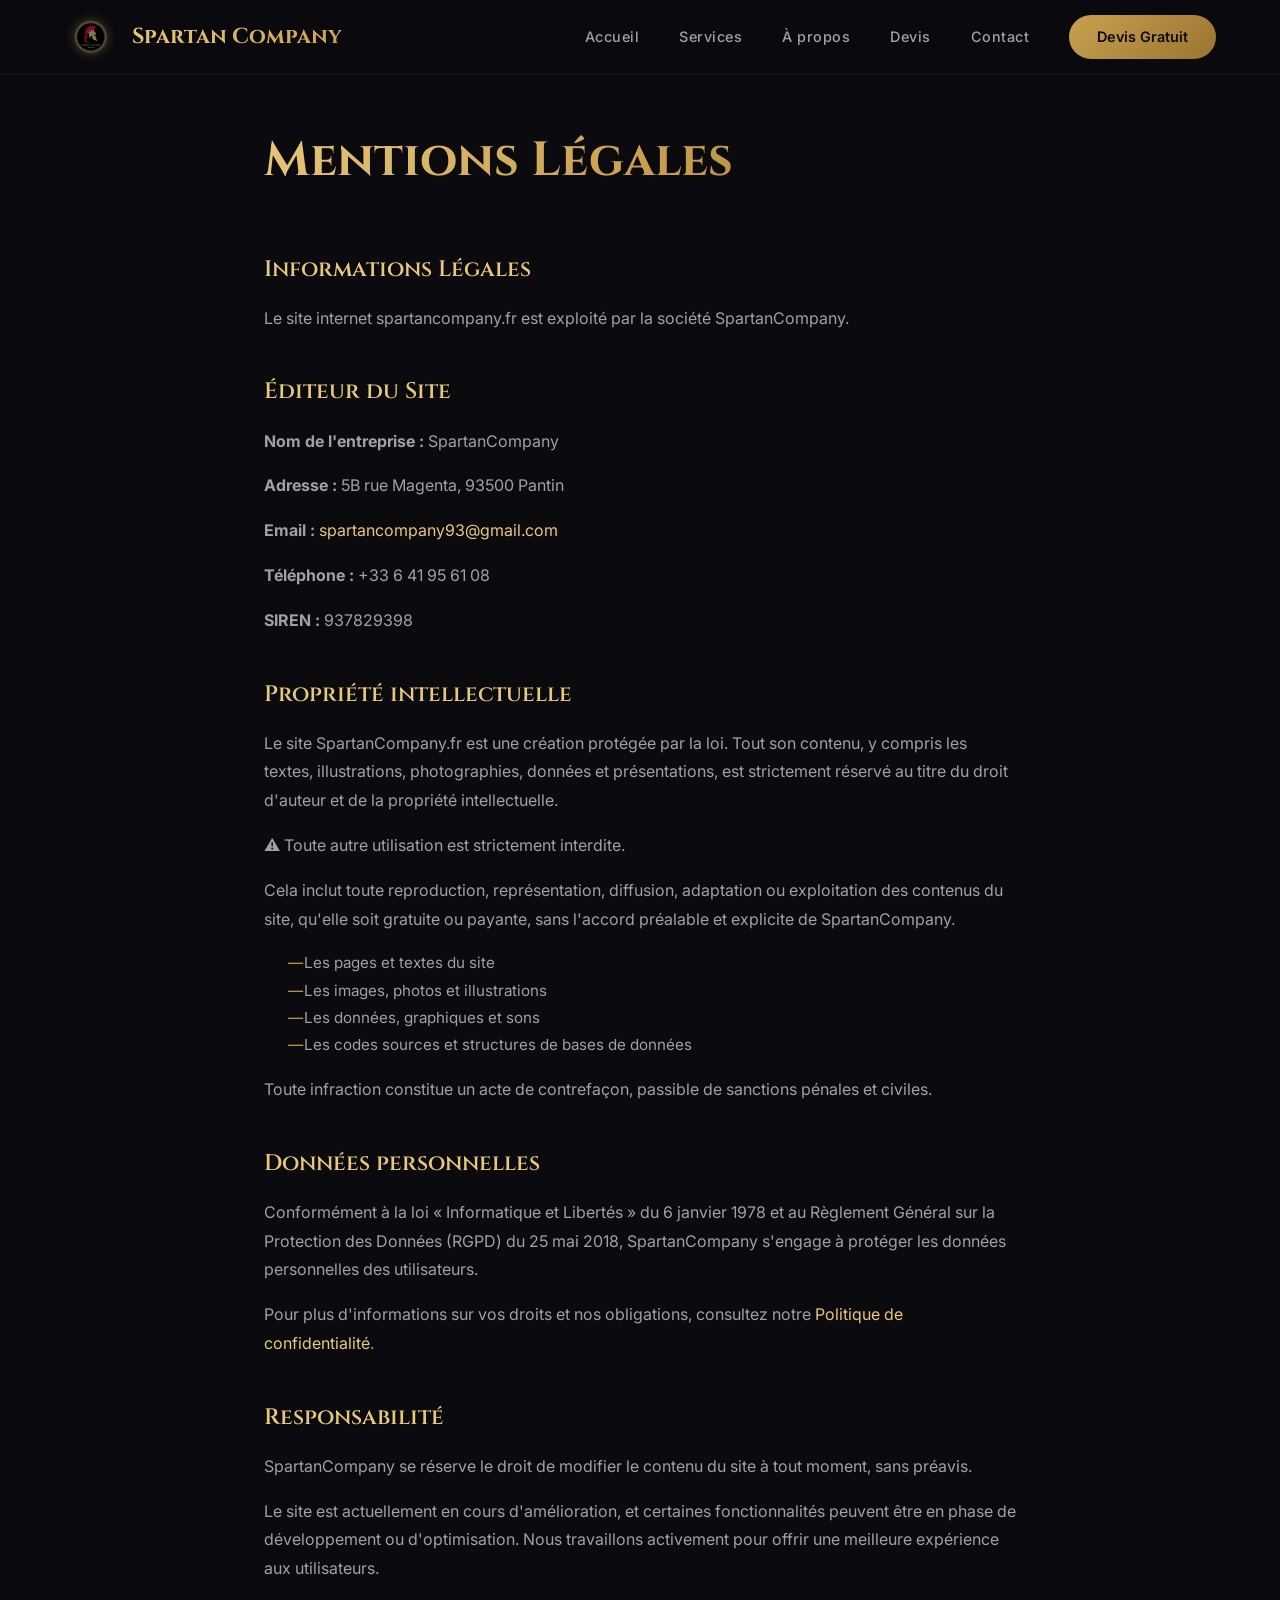
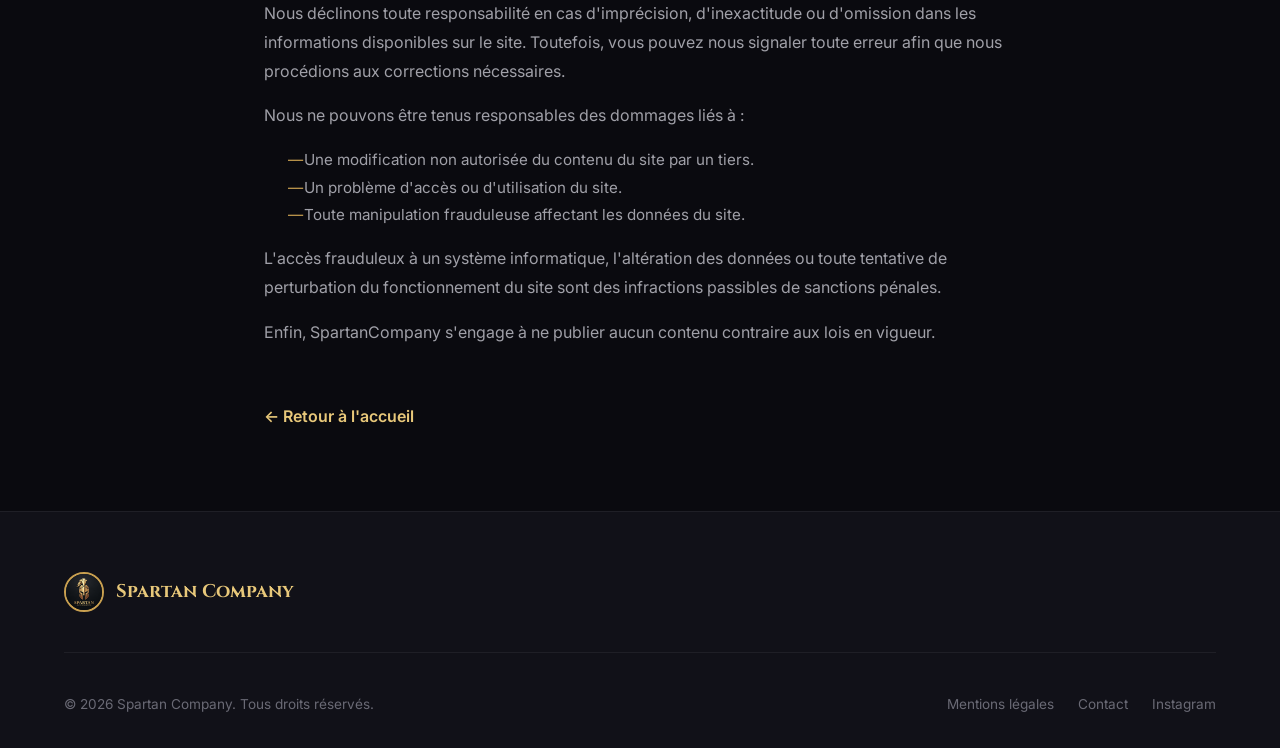
<file: mentions-legales.html>
<!DOCTYPE html>
<html lang="fr">

<head>
  <meta charset="UTF-8">
  <meta name="viewport" content="width=device-width, initial-scale=1.0">
  <title>Mentions Légales — Spartan Company</title>
  <meta name="description"
    content="Mentions légales du site Spartan Company — Déménagement professionnel à Paris et Île-de-France.">
  <meta name="theme-color" content="#0a0a0a">
  <link rel="stylesheet" href="style.css">
  <link rel="icon" type="image/x-icon" href="/favicon.ico">
  <link rel="icon" type="image/png" sizes="16x16" href="/assets/favicons/favicon-16x16.png">
  <link rel="icon" type="image/png" sizes="32x32" href="/assets/favicons/favicon-32x32.png">
  <link rel="icon" type="image/png" sizes="96x96" href="/assets/favicons/favicon-96x96.png">
  <link rel="apple-touch-icon" sizes="180x180" href="/assets/favicons/apple-touch-icon.png">
  <link rel="manifest" href="/site.webmanifest">
</head>

<body>

  <!-- ========== HEADER ========== -->
  <header class="header scrolled" id="header">
    <div class="container">
      <a href="index.html" class="logo">
        <img src="assets/images/spartan-banner.png" alt="Spartan Company Logo" class="logo-icon">
        <span class="logo-text">Spartan Company</span>
      </a>

      <nav class="nav-links" id="nav-links">
        <a href="index.html#accueil">Accueil</a>
        <a href="index.html#services">Services</a>
        <a href="index.html#a-propos">À propos</a>
        <a href="index.html#devis">Devis</a>
        <a href="index.html#contact">Contact</a>
        <a href="index.html#devis" class="nav-cta">Devis Gratuit</a>
      </nav>

      <button class="menu-toggle" id="menu-toggle" aria-label="Ouvrir le menu">
        <span></span>
        <span></span>
        <span></span>
      </button>
    </div>
  </header>

  <!-- ========== LEGAL CONTENT ========== -->
  <main class="legal-page">
    <div class="legal-content">
      <h1 class="gold-text">Mentions Légales</h1>

      <h2>Informations Légales</h2>
      <p>Le site internet spartancompany.fr est exploité par la société SpartanCompany.</p>

      <h2>Éditeur du Site</h2>
      <p><strong>Nom de l'entreprise :</strong> SpartanCompany</p>
      <p><strong>Adresse :</strong> 5B rue Magenta, 93500 Pantin</p>
      <p><strong>Email :</strong> <a href="mailto:spartancompany93@gmail.com">spartancompany93@gmail.com</a></p>
      <p><strong>Téléphone :</strong> +33 6 41 95 61 08</p>
      <p><strong>SIREN :</strong> 937829398</p>

      <h2>Propriété intellectuelle</h2>
      <p>Le site SpartanCompany.fr est une création protégée par la loi. Tout son contenu, y compris les textes,
        illustrations, photographies, données et présentations, est strictement réservé au titre du droit d'auteur et de
        la propriété intellectuelle.</p>
      <p>⚠ Toute autre utilisation est strictement interdite.</p>
      <p>Cela inclut toute reproduction, représentation, diffusion, adaptation ou exploitation des contenus du site,
        qu'elle soit gratuite ou payante, sans l'accord préalable et explicite de SpartanCompany.</p>
      <ul>
        <li>Les pages et textes du site</li>
        <li>Les images, photos et illustrations</li>
        <li>Les données, graphiques et sons</li>
        <li>Les codes sources et structures de bases de données</li>
      </ul>
      <p>Toute infraction constitue un acte de contrefaçon, passible de sanctions pénales et civiles.</p>

      <h2>Données personnelles</h2>
      <p>Conformément à la loi « Informatique et Libertés » du 6 janvier 1978 et au Règlement Général sur la Protection
        des Données (RGPD) du 25 mai 2018, SpartanCompany s'engage à protéger les données personnelles des utilisateurs.
      </p>
      <p>Pour plus d'informations sur vos droits et nos obligations, consultez notre <a
          href="https://www.economie.gouv.fr/politique-confidentialite" target="_blank" rel="noopener">Politique de
          confidentialité</a>.</p>

      <h2>Responsabilité</h2>
      <p>SpartanCompany se réserve le droit de modifier le contenu du site à tout moment, sans préavis.</p>
      <p>Le site est actuellement en cours d'amélioration, et certaines fonctionnalités peuvent être en phase de
        développement ou d'optimisation. Nous travaillons activement pour offrir une meilleure expérience aux
        utilisateurs.</p>
      <p>Nous déclinons toute responsabilité en cas d'imprécision, d'inexactitude ou d'omission dans les informations
        disponibles sur le site. Toutefois, vous pouvez nous signaler toute erreur afin que nous procédions aux
        corrections nécessaires.</p>
      <p>Nous ne pouvons être tenus responsables des dommages liés à :</p>
      <ul>
        <li>Une modification non autorisée du contenu du site par un tiers.</li>
        <li>Un problème d'accès ou d'utilisation du site.</li>
        <li>Toute manipulation frauduleuse affectant les données du site.</li>
      </ul>
      <p>L'accès frauduleux à un système informatique, l'altération des données ou toute tentative de perturbation du
        fonctionnement du site sont des infractions passibles de sanctions pénales.</p>
      <p>Enfin, SpartanCompany s'engage à ne publier aucun contenu contraire aux lois en vigueur.</p>

      <a href="index.html" class="legal-back">← Retour à l'accueil</a>
    </div>
  </main>

  <!-- ========== FOOTER ========== -->
  <footer class="footer">
    <div class="container">
      <div class="footer-top">
        <div class="footer-logo">
          <img src="assets/images/logo.png" alt="Spartan Company" class="footer-logo-icon">
          <span class="footer-logo-text">Spartan Company</span>
        </div>
        <!-- Brochure temporairement masquée — à réactiver quand le PDF sera prêt
        <a href="assets/brochure-spartan-company.pdf" target="_blank" rel="noopener" class="footer-brochure">
          📄 Télécharger notre brochure
        </a>
        -->
      </div>
      <div class="footer-bottom">
        <p class="footer-copyright">© <span id="copyright-year">2026</span> Spartan Company. Tous droits réservés.</p>
        <div class="footer-links">
          <a href="mentions-legales.html">Mentions légales</a>
          <a href="mailto:spartancompany93@gmail.com">Contact</a>
          <a href="https://www.instagram.com/spartan__company/" target="_blank" rel="noopener">Instagram</a>
        </div>
      </div>
    </div>
  </footer>

  <script>
    // Copyright year (auto)
    const yearEl = document.getElementById('copyright-year');
    if (yearEl) yearEl.textContent = new Date().getFullYear();

    // Mobile menu for mentions legales page
    const menuToggle = document.getElementById('menu-toggle');
    const navLinks = document.getElementById('nav-links');
    menuToggle.addEventListener('click', () => {
      menuToggle.classList.toggle('active');
      navLinks.classList.toggle('open');
      document.body.style.overflow = navLinks.classList.contains('open') ? 'hidden' : '';
    });
    navLinks.querySelectorAll('a').forEach(link => {
      link.addEventListener('click', () => {
        menuToggle.classList.remove('active');
        navLinks.classList.remove('open');
        document.body.style.overflow = '';
      });
    });
  </script>
</body>

</html>
</file>
<file: style.css>
/* ============================================
   SPARTAN COMPANY — Design System
   Premium dark theme with gold accents
   ============================================ */

/* ---------- Google Fonts ---------- */
@import url('https://fonts.googleapis.com/css2?family=Cinzel:wght@400;500;600;700;800;900&family=Inter:wght@300;400;500;600;700&display=swap');

/* ---------- CSS Reset ---------- */
*,
*::before,
*::after {
  margin: 0;
  padding: 0;
  box-sizing: border-box;
}

/* ---------- CSS Variables ---------- */
:root {
  /* Colors */
  --bg-primary: #0a0a0f;
  --bg-secondary: #111118;
  --bg-tertiary: #1a1a24;
  --bg-card: rgba(255, 255, 255, 0.04);
  --bg-card-hover: rgba(255, 255, 255, 0.08);

  --gold-dark: #9a7530;
  --gold: #c9a050;
  --gold-light: #e8c87a;
  --gold-glow: rgba(201, 160, 80, 0.3);

  --red: #c0392b;
  --red-light: #e74c3c;

  --text-primary: #f5f5f5;
  --text-secondary: #a0a0a8;
  --text-muted: #6a6a75;

  --border-subtle: rgba(255, 255, 255, 0.06);
  --border-gold: rgba(201, 160, 80, 0.3);

  /* Typography */
  --font-heading: 'Cinzel', serif;
  --font-body: 'Inter', sans-serif;

  /* Spacing */
  --section-padding: 120px 0;
  --container-width: 1200px;
  --container-padding: 0 24px;

  /* Transitions */
  --transition-fast: 0.2s ease;
  --transition-medium: 0.4s cubic-bezier(0.25, 0.46, 0.45, 0.94);
  --transition-slow: 0.8s cubic-bezier(0.25, 0.46, 0.45, 0.94);

  /* Border Radius */
  --radius-sm: 8px;
  --radius-md: 16px;
  --radius-lg: 24px;
  --radius-xl: 32px;
}

/* ---------- Base Styles ---------- */
html {
  scroll-behavior: smooth;
  font-size: 16px;
  -webkit-font-smoothing: antialiased;
  -moz-osx-font-smoothing: grayscale;
}

body {
  font-family: var(--font-body);
  background-color: var(--bg-primary);
  color: var(--text-primary);
  line-height: 1.7;
  overflow-x: hidden;
}

a {
  text-decoration: none;
  color: inherit;
  transition: color var(--transition-fast);
}

img {
  max-width: 100%;
  height: auto;
  display: block;
}

ul,
ol {
  list-style: none;
}

/* ---------- Container ---------- */
.container {
  max-width: var(--container-width);
  margin: 0 auto;
  padding: var(--container-padding);
}

/* ---------- Section Styles ---------- */
.section {
  padding: var(--section-padding);
  position: relative;
}

.section-header {
  text-align: center;
  margin-bottom: 80px;
}

.section-label {
  font-family: var(--font-body);
  font-size: 0.85rem;
  font-weight: 600;
  letter-spacing: 4px;
  text-transform: uppercase;
  color: var(--gold);
  margin-bottom: 16px;
  display: block;
}

.section-title {
  font-family: var(--font-heading);
  font-size: clamp(2rem, 4vw, 3.2rem);
  font-weight: 700;
  color: var(--text-primary);
  line-height: 1.2;
  margin-bottom: 20px;
}

.section-subtitle {
  font-size: 1.1rem;
  color: var(--text-secondary);
  max-width: 600px;
  margin: 0 auto;
  line-height: 1.8;
}

/* ---------- Gold Gradient Text ---------- */
.gold-text {
  background: linear-gradient(135deg, var(--gold-light), var(--gold), var(--gold-dark));
  -webkit-background-clip: text;
  -webkit-text-fill-color: transparent;
  background-clip: text;
}

/* ---------- Divider ---------- */
.section-divider {
  width: 60px;
  height: 3px;
  background: linear-gradient(90deg, var(--gold), var(--gold-light));
  margin: 24px auto 0;
  border-radius: 2px;
}

/* ============================================
   HEADER / NAVIGATION
   ============================================ */
.header {
  position: fixed;
  top: 0;
  left: 0;
  right: 0;
  z-index: 1000;
  padding: 16px 0;
  transition: all var(--transition-medium);
}

.header.scrolled {
  background: rgba(10, 10, 15, 0.85);
  backdrop-filter: blur(20px);
  -webkit-backdrop-filter: blur(20px);
  border-bottom: 1px solid var(--border-subtle);
  padding: 10px 0;
}

.header .container {
  display: flex;
  align-items: center;
  justify-content: space-between;
}

.logo {
  display: flex;
  align-items: center;
  gap: 14px;
  z-index: 1001;
}

.logo-icon {
  width: 54px;
  height: 54px;
  border-radius: 50%;
  object-fit: contain;
  filter: drop-shadow(0 0 6px rgba(201, 160, 80, 0.35));
  transition: filter 0.3s ease, transform 0.3s ease;
}

.logo:hover .logo-icon {
  filter: drop-shadow(0 0 10px rgba(201, 160, 80, 0.6));
  transform: scale(1.05);
}

.logo-text {
  font-family: var(--font-heading);
  font-size: 1.35rem;
  font-weight: 700;
  background: linear-gradient(135deg, var(--gold-light), var(--gold));
  -webkit-background-clip: text;
  -webkit-text-fill-color: transparent;
  background-clip: text;
}

.nav-links {
  display: flex;
  align-items: center;
  gap: 40px;
}

.nav-links a {
  font-size: 0.9rem;
  font-weight: 500;
  color: var(--text-secondary);
  position: relative;
  padding: 4px 0;
  letter-spacing: 0.5px;
}

.nav-links a::after {
  content: '';
  position: absolute;
  bottom: -2px;
  left: 0;
  width: 0;
  height: 2px;
  background: linear-gradient(90deg, var(--gold), var(--gold-light));
  transition: width var(--transition-medium);
}

.nav-links a:hover,
.nav-links a.active {
  color: var(--gold-light);
}

.nav-links a:hover::after,
.nav-links a.active::after {
  width: 100%;
}

.nav-cta {
  padding: 10px 28px !important;
  background: linear-gradient(135deg, var(--gold), var(--gold-dark));
  color: var(--bg-primary) !important;
  border-radius: 50px;
  font-weight: 600 !important;
  letter-spacing: 0 !important;
  transition: all var(--transition-medium) !important;
  -webkit-text-fill-color: var(--bg-primary) !important;
}

.nav-cta::after {
  display: none !important;
}

.nav-cta:hover {
  transform: translateY(-2px);
  box-shadow: 0 8px 30px var(--gold-glow);
}

/* Mobile Menu Toggle */
.menu-toggle {
  display: none;
  flex-direction: column;
  gap: 6px;
  cursor: pointer;
  z-index: 1001;
  background: none;
  border: none;
  padding: 4px;
}

.menu-toggle span {
  width: 28px;
  height: 2px;
  background: var(--gold);
  border-radius: 2px;
  transition: all var(--transition-medium);
}

.menu-toggle.active span:nth-child(1) {
  transform: translateY(8px) rotate(45deg);
}

.menu-toggle.active span:nth-child(2) {
  opacity: 0;
}

.menu-toggle.active span:nth-child(3) {
  transform: translateY(-8px) rotate(-45deg);
}

/* ============================================
   HERO SECTION
   ============================================ */
.hero {
  position: relative;
  min-height: 100vh;
  display: flex;
  align-items: center;
  justify-content: center;
  overflow: hidden;
}

.hero-bg {
  position: absolute;
  inset: 0;
  z-index: 0;
}

.hero-bg-image {
  position: absolute;
  inset: 0;
  background-size: cover;
  background-position: center;
  background-repeat: no-repeat;
  opacity: 0.25;
  filter: brightness(0.6);
}

.hero-bg-overlay {
  position: absolute;
  inset: 0;
  background: linear-gradient(180deg,
      rgba(10, 10, 15, 0.4) 0%,
      rgba(10, 10, 15, 0.6) 40%,
      rgba(10, 10, 15, 0.95) 100%);
}

#hero-canvas {
  position: absolute;
  inset: 0;
  width: 100%;
  height: 100%;
  z-index: 1;
}

.hero-content {
  position: relative;
  z-index: 2;
  text-align: center;
  max-width: 800px;
  padding: 0 24px;
}

.hero-badge {
  display: inline-flex;
  align-items: center;
  gap: 8px;
  padding: 8px 20px;
  background: rgba(201, 160, 80, 0.1);
  border: 1px solid rgba(201, 160, 80, 0.25);
  border-radius: 50px;
  font-size: 0.85rem;
  font-weight: 500;
  color: var(--gold-light);
  margin-bottom: 32px;
  letter-spacing: 1px;
}

.hero-badge-dot {
  width: 8px;
  height: 8px;
  background: var(--gold);
  border-radius: 50%;
  animation: pulse-dot 2s ease-in-out infinite;
}

@keyframes pulse-dot {

  0%,
  100% {
    opacity: 1;
    transform: scale(1);
  }

  50% {
    opacity: 0.5;
    transform: scale(0.8);
  }
}

.hero-title {
  font-family: var(--font-heading);
  font-size: clamp(2.5rem, 6vw, 4.5rem);
  font-weight: 800;
  line-height: 1.1;
  margin-bottom: 28px;
  letter-spacing: -0.5px;
}

.hero-title .line {
  display: block;
  overflow: hidden;
}

.hero-title .line span {
  display: block;
  transform: translateY(120%);
  animation: reveal-up 1s cubic-bezier(0.25, 0.46, 0.45, 0.94) forwards;
}

.hero-title .line:nth-child(2) span {
  animation-delay: 0.15s;
}

@keyframes reveal-up {
  to {
    transform: translateY(0);
  }
}

.hero-subtitle {
  font-size: 1.15rem;
  color: var(--text-secondary);
  line-height: 1.8;
  margin-bottom: 48px;
  max-width: 560px;
  margin-left: auto;
  margin-right: auto;
  opacity: 0;
  animation: fade-in 1s ease 0.6s forwards;
}

@keyframes fade-in {
  to {
    opacity: 1;
  }
}

.hero-actions {
  display: flex;
  align-items: center;
  justify-content: center;
  gap: 20px;
  flex-wrap: wrap;
  opacity: 0;
  animation: fade-in 1s ease 0.8s forwards;
}

/* ---------- Buttons ---------- */
.btn {
  display: inline-flex;
  align-items: center;
  gap: 10px;
  padding: 16px 36px;
  border-radius: 50px;
  font-family: var(--font-body);
  font-size: 0.95rem;
  font-weight: 600;
  cursor: pointer;
  border: none;
  transition: all var(--transition-medium);
  letter-spacing: 0.3px;
}

.btn-primary {
  background: linear-gradient(135deg, var(--gold), var(--gold-dark));
  color: var(--bg-primary);
  box-shadow: 0 4px 20px var(--gold-glow);
}

.btn-primary:hover {
  transform: translateY(-3px);
  box-shadow: 0 8px 40px rgba(201, 160, 80, 0.45);
}

.btn-secondary {
  background: transparent;
  color: var(--text-primary);
  border: 1px solid rgba(255, 255, 255, 0.15);
}

.btn-secondary:hover {
  border-color: var(--gold);
  color: var(--gold-light);
  background: rgba(201, 160, 80, 0.05);
}

.btn-icon {
  font-size: 1.1rem;
}

/* Scroll Indicator */
.scroll-indicator {
  position: absolute;
  bottom: 40px;
  left: 50%;
  transform: translateX(-50%);
  z-index: 2;
  display: flex;
  flex-direction: column;
  align-items: center;
  gap: 8px;
  opacity: 0;
  animation: fade-in 1s ease 1.2s forwards;
}

.scroll-indicator span {
  font-size: 0.75rem;
  color: var(--text-muted);
  letter-spacing: 2px;
  text-transform: uppercase;
}

.scroll-mouse {
  width: 24px;
  height: 38px;
  border: 2px solid var(--text-muted);
  border-radius: 12px;
  position: relative;
}

.scroll-mouse::after {
  content: '';
  position: absolute;
  top: 8px;
  left: 50%;
  transform: translateX(-50%);
  width: 3px;
  height: 8px;
  background: var(--gold);
  border-radius: 2px;
  animation: scroll-bounce 2s ease-in-out infinite;
}

@keyframes scroll-bounce {

  0%,
  100% {
    top: 8px;
    opacity: 1;
  }

  50% {
    top: 20px;
    opacity: 0.3;
  }
}

/* ============================================
   HIGHLIGHTS BANNER
   ============================================ */
.highlights {
  padding: 0;
  position: relative;
  z-index: 10;
  margin-top: -60px;
}

.highlights-grid {
  display: grid;
  grid-template-columns: repeat(3, 1fr);
  gap: 24px;
}

.highlight-card {
  background: var(--bg-card);
  backdrop-filter: blur(20px);
  -webkit-backdrop-filter: blur(20px);
  border: 1px solid var(--border-subtle);
  border-radius: var(--radius-md);
  padding: 36px 32px;
  text-align: center;
  transition: all var(--transition-medium);
}

.highlight-card:hover {
  background: var(--bg-card-hover);
  border-color: var(--border-gold);
  transform: translateY(-4px);
}

.highlight-icon {
  font-size: 2.5rem;
  margin-bottom: 16px;
  display: block;
}

.highlight-title {
  font-family: var(--font-heading);
  font-size: 1.15rem;
  font-weight: 600;
  color: var(--text-primary);
  margin-bottom: 8px;
}

.highlight-text {
  font-size: 0.9rem;
  color: var(--text-secondary);
  line-height: 1.6;
}

/* ============================================
   ABOUT SECTION
   ============================================ */
.about {
  background: var(--bg-secondary);
}

.about-content {
  display: grid;
  grid-template-columns: 1fr 1fr;
  gap: 80px;
  align-items: center;
}

.about-text p {
  color: var(--text-secondary);
  font-size: 1.05rem;
  margin-bottom: 24px;
  line-height: 1.8;
}

.about-experience {
  display: inline-flex;
  align-items: center;
  gap: 12px;
  padding: 16px 28px;
  background: rgba(201, 160, 80, 0.08);
  border: 1px solid var(--border-gold);
  border-radius: var(--radius-md);
  margin-top: 8px;
}

.about-experience-icon {
  font-size: 1.5rem;
}

.about-experience-text {
  font-family: var(--font-heading);
  font-weight: 600;
  color: var(--gold-light);
  font-size: 1rem;
}

.stats-grid {
  display: grid;
  grid-template-columns: repeat(2, 1fr);
  gap: 24px;
}

.stat-card {
  background: var(--bg-card);
  border: 1px solid var(--border-subtle);
  border-radius: var(--radius-md);
  padding: 36px 28px;
  text-align: center;
  transition: all var(--transition-medium);
}

.stat-card:hover {
  border-color: var(--border-gold);
  transform: translateY(-2px);
}

.stat-number {
  font-family: var(--font-heading);
  font-size: 2.8rem;
  font-weight: 800;
  background: linear-gradient(135deg, var(--gold-light), var(--gold));
  -webkit-background-clip: text;
  -webkit-text-fill-color: transparent;
  background-clip: text;
  margin-bottom: 8px;
  line-height: 1;
}

.stat-label {
  font-size: 0.85rem;
  color: var(--text-secondary);
  text-transform: uppercase;
  letter-spacing: 1.5px;
  font-weight: 500;
}

/* ============================================
   SERVICES SECTION
   ============================================ */
.services-grid {
  display: grid;
  grid-template-columns: repeat(3, 1fr);
  gap: 28px;
}

.service-card {
  background: var(--bg-card);
  border: 1px solid var(--border-subtle);
  border-radius: var(--radius-lg);
  padding: 44px 32px;
  transition: all var(--transition-medium);
  position: relative;
  overflow: hidden;
}

.service-card::before {
  content: '';
  position: absolute;
  top: 0;
  left: 0;
  right: 0;
  height: 3px;
  background: linear-gradient(90deg, transparent, var(--gold), transparent);
  opacity: 0;
  transition: opacity var(--transition-medium);
}

.service-card:hover {
  background: var(--bg-card-hover);
  border-color: var(--border-gold);
  transform: translateY(-8px);
  box-shadow: 0 20px 60px rgba(0, 0, 0, 0.3);
}

.service-card:hover::before {
  opacity: 1;
}

.service-icon {
  width: 64px;
  height: 64px;
  display: flex;
  align-items: center;
  justify-content: center;
  background: rgba(201, 160, 80, 0.08);
  border: 1px solid var(--border-gold);
  border-radius: var(--radius-md);
  font-size: 1.8rem;
  margin-bottom: 24px;
  transition: all var(--transition-medium);
}

.service-card:hover .service-icon {
  background: rgba(201, 160, 80, 0.15);
  transform: scale(1.05);
}

.service-title {
  font-family: var(--font-heading);
  font-size: 1.15rem;
  font-weight: 600;
  color: var(--text-primary);
  margin-bottom: 12px;
}

.service-description {
  font-size: 0.92rem;
  color: var(--text-secondary);
  line-height: 1.7;
  margin-bottom: 20px;
}

.service-link {
  display: inline-flex;
  align-items: center;
  gap: 6px;
  font-size: 0.88rem;
  font-weight: 600;
  color: var(--gold);
  transition: all var(--transition-fast);
}

.service-link:hover {
  color: var(--gold-light);
  gap: 10px;
}

.service-link-arrow {
  transition: transform var(--transition-fast);
}

.service-link:hover .service-link-arrow {
  transform: translateX(4px);
}

/* ============================================
   SERVICE DETAIL SECTIONS
   ============================================ */
.service-detail {
  background: var(--bg-secondary);
  border-top: 1px solid var(--border-subtle);
}

.service-detail:nth-child(even) {
  background: var(--bg-primary);
}

.detail-content {
  display: grid;
  grid-template-columns: 1fr 1fr;
  gap: 80px;
  align-items: center;
}

.detail-content.reverse {
  direction: rtl;
}

.detail-content.reverse>* {
  direction: ltr;
}

.detail-info h2 {
  font-family: var(--font-heading);
  font-size: clamp(1.8rem, 3vw, 2.5rem);
  font-weight: 700;
  margin-bottom: 20px;
  line-height: 1.2;
}

.detail-info p {
  font-size: 1.05rem;
  color: var(--text-secondary);
  line-height: 1.8;
  margin-bottom: 32px;
}

.detail-features {
  display: flex;
  flex-direction: column;
  gap: 16px;
  margin-bottom: 36px;
}

.detail-feature {
  display: flex;
  align-items: flex-start;
  gap: 14px;
  padding: 16px 20px;
  background: var(--bg-card);
  border: 1px solid var(--border-subtle);
  border-radius: var(--radius-sm);
  transition: all var(--transition-fast);
}

.detail-feature:hover {
  border-color: var(--border-gold);
}

.detail-feature-icon {
  font-size: 1.2rem;
  flex-shrink: 0;
  margin-top: 2px;
}

.detail-feature-text {
  font-size: 0.95rem;
  color: var(--text-secondary);
  line-height: 1.5;
}

.detail-visual {
  position: relative;
}

.detail-image-wrapper {
  position: relative;
  border-radius: var(--radius-lg);
  overflow: hidden;
  border: 1px solid var(--border-subtle);
  aspect-ratio: 4/3;
  background: var(--bg-card);
  display: flex;
  align-items: center;
  justify-content: center;
}

.detail-image-wrapper img {
  width: 100%;
  height: 100%;
  object-fit: cover;
}

.detail-image-placeholder {
  font-size: 5rem;
  opacity: 0.6;
}

.detail-image-wrapper::after {
  content: '';
  position: absolute;
  inset: 0;
  border-radius: var(--radius-lg);
  border: 1px solid rgba(201, 160, 80, 0.1);
  pointer-events: none;
}

/* ============================================
   CAROUSEL — sliding, auto-play, blurred bg
   ============================================ */
.carousel {
  position: relative;
  width: 100%;
  aspect-ratio: 4 / 5;
  border-radius: var(--radius-lg);
  overflow: hidden;
  border: 1px solid var(--border-subtle);
  background: #0a0a0a;
  box-shadow: 0 20px 50px rgba(0, 0, 0, 0.4);
}

.carousel-viewport {
  position: absolute;
  inset: 0;
  overflow: hidden;
}

.carousel-track {
  display: flex;
  width: 100%;
  height: 100%;
  transition: transform 0.8s cubic-bezier(0.65, 0, 0.35, 1);
  will-change: transform;
}

.carousel-slide {
  flex: 0 0 100%;
  position: relative;
  height: 100%;
  overflow: hidden;
}

/* Blurred background fills empty space for any aspect-ratio image */
.carousel-slide-bg {
  position: absolute;
  inset: -30px;
  background-size: cover;
  background-position: center;
  filter: blur(30px) brightness(0.45) saturate(1.1);
  transform: scale(1.1);
  z-index: 0;
}

.carousel-slide img {
  position: relative;
  z-index: 1;
  width: 100%;
  height: 100%;
  object-fit: contain;
  display: block;
}

/* Arrows */
.carousel-arrow {
  position: absolute;
  top: 50%;
  transform: translateY(-50%);
  width: 46px;
  height: 46px;
  border-radius: 50%;
  border: 1px solid rgba(201, 160, 80, 0.45);
  background: rgba(10, 10, 10, 0.55);
  color: var(--gold, #c9a050);
  font-size: 1.9rem;
  line-height: 1;
  cursor: pointer;
  z-index: 3;
  display: flex;
  align-items: center;
  justify-content: center;
  -webkit-backdrop-filter: blur(8px);
  backdrop-filter: blur(8px);
  transition: background 0.25s ease, transform 0.25s ease, border-color 0.25s ease, color 0.25s ease;
}

.carousel-arrow:hover {
  background: rgba(201, 160, 80, 0.9);
  color: #0a0a0a;
  border-color: rgba(201, 160, 80, 0.9);
  transform: translateY(-50%) scale(1.08);
}

.carousel-prev { left: 14px; }
.carousel-next { right: 14px; }

/* Dots */
.carousel-dots {
  position: absolute;
  bottom: 16px;
  left: 50%;
  transform: translateX(-50%);
  display: flex;
  gap: 8px;
  z-index: 3;
}

.carousel-dot {
  width: 9px;
  height: 9px;
  border-radius: 50%;
  border: none;
  background: rgba(255, 255, 255, 0.45);
  cursor: pointer;
  padding: 0;
  transition: background 0.25s ease, transform 0.25s ease, width 0.25s ease;
}

.carousel-dot.active {
  background: var(--gold, #c9a050);
  width: 26px;
  border-radius: 5px;
}

.carousel-dot:hover {
  background: rgba(201, 160, 80, 0.85);
}

/* Progress bar (autoplay indicator) */
.carousel-progress {
  position: absolute;
  bottom: 0;
  left: 0;
  height: 3px;
  width: 0;
  background: linear-gradient(90deg, var(--gold, #c9a050), #f5d089);
  z-index: 3;
  transition: width linear;
}

/* ============================================
   DEVIS SECTION
   ============================================ */
.devis {
  background: var(--bg-secondary);
}

.devis-container {
  max-width: 700px;
  margin: 0 auto;
}

.devis-tabs {
  display: flex;
  gap: 4px;
  background: var(--bg-card);
  border: 1px solid var(--border-subtle);
  border-radius: var(--radius-md);
  padding: 6px;
  margin-bottom: 40px;
}

.devis-tab {
  flex: 1;
  padding: 14px 24px;
  border: none;
  background: transparent;
  color: var(--text-secondary);
  font-family: var(--font-body);
  font-size: 0.95rem;
  font-weight: 600;
  cursor: pointer;
  border-radius: 12px;
  transition: all var(--transition-medium);
}

.devis-tab:hover {
  color: var(--text-primary);
}

.devis-tab.active {
  background: linear-gradient(135deg, var(--gold), var(--gold-dark));
  color: var(--bg-primary);
  box-shadow: 0 4px 15px var(--gold-glow);
}

.devis-panel {
  display: none;
  text-align: center;
}

.devis-panel.active {
  display: block;
  animation: fade-in 0.4s ease;
}

.devis-card {
  background: var(--bg-card);
  border: 1px solid var(--border-subtle);
  border-radius: var(--radius-lg);
  padding: 48px 40px;
  transition: all var(--transition-medium);
}

.devis-card:hover {
  border-color: var(--border-gold);
}

.devis-card h3 {
  font-family: var(--font-heading);
  font-size: 1.5rem;
  font-weight: 600;
  margin-bottom: 16px;
}

.devis-card p {
  color: var(--text-secondary);
  font-size: 1rem;
  margin-bottom: 32px;
  line-height: 1.7;
}

/* ============================================
   FORM — Step Indicator
   ============================================ */
.form-steps {
  display: flex;
  align-items: center;
  justify-content: center;
  gap: 0;
  margin-bottom: 40px;
}

.form-step {
  display: flex;
  flex-direction: column;
  align-items: center;
  gap: 8px;
  position: relative;
}

.form-step-number {
  width: 40px;
  height: 40px;
  display: flex;
  align-items: center;
  justify-content: center;
  border-radius: 50%;
  background: var(--bg-card);
  border: 2px solid var(--border-subtle);
  color: var(--text-muted);
  font-weight: 700;
  font-size: 0.9rem;
  transition: all var(--transition-medium);
}

.form-step.active .form-step-number,
.form-step.completed .form-step-number {
  background: linear-gradient(135deg, var(--gold), var(--gold-dark));
  border-color: var(--gold);
  color: var(--bg-primary);
  box-shadow: 0 4px 15px var(--gold-glow);
}

.form-step-label {
  font-size: 0.75rem;
  color: var(--text-muted);
  font-weight: 500;
  letter-spacing: 0.5px;
  transition: color var(--transition-fast);
}

.form-step.active .form-step-label,
.form-step.completed .form-step-label {
  color: var(--gold-light);
}

.form-step-line {
  flex: 1;
  height: 2px;
  background: var(--border-subtle);
  min-width: 40px;
  max-width: 80px;
  margin: 0 8px;
  margin-bottom: 24px;
  transition: background var(--transition-medium);
}

.form-step-line.completed {
  background: var(--gold);
}

/* ============================================
   FORM — Fields
   ============================================ */
.devis-form {
  background: var(--bg-card);
  border: 1px solid var(--border-subtle);
  border-radius: var(--radius-lg);
  padding: 48px 40px;
  transition: border-color var(--transition-medium);
}

.devis-form:focus-within {
  border-color: var(--border-gold);
}

.form-page {
  display: none;
}

.form-page.active {
  display: block;
  animation: fade-in 0.4s ease;
}

.form-page-title {
  font-family: var(--font-heading);
  font-size: 1.3rem;
  font-weight: 600;
  margin-bottom: 32px;
  color: var(--text-primary);
}

.form-group {
  margin-bottom: 24px;
}

.form-group label {
  display: block;
  font-size: 0.9rem;
  font-weight: 600;
  color: var(--text-secondary);
  margin-bottom: 8px;
}

.required {
  color: var(--red-light);
}

.form-group input[type="text"],
.form-group input[type="email"],
.form-group input[type="tel"],
.form-group input[type="date"],
.form-group textarea {
  width: 100%;
  padding: 14px 18px;
  background: rgba(255, 255, 255, 0.04);
  border: 1px solid var(--border-subtle);
  border-radius: var(--radius-sm);
  color: var(--text-primary);
  font-family: var(--font-body);
  font-size: 0.95rem;
  transition: all var(--transition-fast);
  outline: none;
}

.form-group input:focus,
.form-group textarea:focus {
  border-color: var(--gold);
  background: rgba(201, 160, 80, 0.04);
  box-shadow: 0 0 0 3px rgba(201, 160, 80, 0.1);
}

.form-group input::placeholder,
.form-group textarea::placeholder {
  color: var(--text-muted);
}

.form-group input.error,
.form-group textarea.error {
  border-color: var(--red-light);
  box-shadow: 0 0 0 3px rgba(231, 76, 60, 0.1);
}

.form-group textarea {
  resize: vertical;
  min-height: 100px;
}

/* Date input color scheme fix */
.form-group input[type="date"]::-webkit-calendar-picker-indicator {
  filter: invert(0.7);
  cursor: pointer;
}

/* Form rows */
.form-row {
  display: grid;
  grid-template-columns: 1fr 1fr;
  gap: 20px;
}

.form-row-3 {
  grid-template-columns: 1fr 1fr 1fr;
}

/* ============================================
   FORM — Radio Buttons
   ============================================ */
.form-radio-group {
  display: flex;
  flex-direction: column;
  gap: 10px;
}

.form-radio-inline {
  flex-direction: row;
  gap: 20px;
}

.form-radio {
  display: flex;
  align-items: center;
  gap: 12px;
  padding: 12px 16px;
  background: rgba(255, 255, 255, 0.02);
  border: 1px solid var(--border-subtle);
  border-radius: var(--radius-sm);
  cursor: pointer;
  transition: all var(--transition-fast);
  font-size: 0.92rem;
  color: var(--text-secondary);
}

.form-radio:hover {
  border-color: var(--border-gold);
  background: rgba(201, 160, 80, 0.04);
}

.form-radio input[type="radio"] {
  display: none;
}

.form-radio-custom {
  width: 20px;
  height: 20px;
  border: 2px solid var(--border-subtle);
  border-radius: 50%;
  position: relative;
  flex-shrink: 0;
  transition: all var(--transition-fast);
}

.form-radio-custom::after {
  content: '';
  position: absolute;
  top: 50%;
  left: 50%;
  transform: translate(-50%, -50%) scale(0);
  width: 10px;
  height: 10px;
  background: var(--gold);
  border-radius: 50%;
  transition: transform var(--transition-fast);
}

.form-radio input[type="radio"]:checked+.form-radio-custom {
  border-color: var(--gold);
}

.form-radio input[type="radio"]:checked+.form-radio-custom::after {
  transform: translate(-50%, -50%) scale(1);
}

.form-radio input[type="radio"]:checked~* {
  color: var(--text-primary);
}

/* ============================================
   FORM — Navigation
   ============================================ */
.form-nav {
  display: flex;
  justify-content: space-between;
  align-items: center;
  margin-top: 36px;
  padding-top: 24px;
  border-top: 1px solid var(--border-subtle);
}

/* ============================================
   FORM — Success / Error
   ============================================ */
.form-success,
.form-error {
  text-align: center;
  padding: 40px 20px;
}

.form-success-icon {
  font-size: 3.5rem;
  margin-bottom: 20px;
}

.form-success h3,
.form-error h3 {
  font-family: var(--font-heading);
  font-size: 1.5rem;
  font-weight: 600;
  margin-bottom: 12px;
}

.form-success p,
.form-error p {
  color: var(--text-secondary);
  font-size: 1rem;
  margin-bottom: 28px;
  line-height: 1.7;
}

/* Loading state */
.form-submit.loading {
  opacity: 0.7;
  pointer-events: none;
  position: relative;
}

.form-submit.loading::after {
  content: '';
  position: absolute;
  right: 16px;
  top: 50%;
  transform: translateY(-50%);
  width: 18px;
  height: 18px;
  border: 2px solid transparent;
  border-top-color: var(--bg-primary);
  border-radius: 50%;
  animation: spin 0.8s linear infinite;
}

@keyframes spin {
  to {
    transform: translateY(-50%) rotate(360deg);
  }
}

/* ============================================
   CONTACT SECTION
   ============================================ */
.contact-grid {
  display: grid;
  grid-template-columns: 1fr 1fr;
  gap: 60px;
}

/* When the map is hidden, center the contact info */
.contact-grid:has(> :only-child) {
  grid-template-columns: 1fr;
  max-width: 600px;
  margin: 0 auto;
}

/* Logo dans la section Contact — même style que le header (glow + hover) */
.contact-logo {
  display: flex;
  align-items: center;
  justify-content: center;
  padding: 20px;
}

.contact-logo-img {
  width: 380px;
  height: 380px;
  max-width: 100%;
  object-fit: contain;
  border-radius: 50%;
  filter: drop-shadow(0 0 22px rgba(201, 160, 80, 0.4));
  transition: filter 0.3s ease, transform 0.3s ease;
  cursor: pointer;
}

.contact-logo-img:hover {
  filter: drop-shadow(0 0 36px rgba(201, 160, 80, 0.65));
  transform: scale(1.05);
}

@media (max-width: 768px) {
  .contact-logo-img {
    width: 280px;
    height: 280px;
  }
}

.contact-info {
  display: flex;
  flex-direction: column;
  gap: 28px;
}

.contact-item {
  display: flex;
  align-items: flex-start;
  gap: 20px;
  padding: 24px;
  background: var(--bg-card);
  border: 1px solid var(--border-subtle);
  border-radius: var(--radius-md);
  transition: all var(--transition-medium);
}

.contact-item:hover {
  border-color: var(--border-gold);
  transform: translateX(4px);
}

.contact-item-icon {
  width: 52px;
  height: 52px;
  display: flex;
  align-items: center;
  justify-content: center;
  background: rgba(201, 160, 80, 0.08);
  border: 1px solid var(--border-gold);
  border-radius: var(--radius-sm);
  font-size: 1.4rem;
  flex-shrink: 0;
}

.contact-item-label {
  font-size: 0.8rem;
  color: var(--text-muted);
  text-transform: uppercase;
  letter-spacing: 1.5px;
  font-weight: 600;
  margin-bottom: 4px;
}

.contact-item-value {
  font-size: 1.05rem;
  color: var(--text-primary);
  font-weight: 500;
}

.contact-item-value a {
  color: var(--gold-light);
}

.contact-item-value a:hover {
  color: var(--gold);
}

.social-links {
  display: flex;
  gap: 16px;
  margin-top: 12px;
}

.social-link {
  width: 52px;
  height: 52px;
  display: flex;
  align-items: center;
  justify-content: center;
  background: var(--bg-card);
  border: 1px solid var(--border-subtle);
  border-radius: var(--radius-sm);
  font-size: 1.3rem;
  transition: all var(--transition-medium);
}

.social-link:hover {
  border-color: var(--gold);
  background: rgba(201, 160, 80, 0.1);
  transform: translateY(-4px);
  box-shadow: 0 8px 25px rgba(0, 0, 0, 0.2);
}

.contact-map {
  border-radius: var(--radius-lg);
  overflow: hidden;
  border: 1px solid var(--border-subtle);
  height: 100%;
  min-height: 380px;
}

.contact-map iframe {
  width: 100%;
  height: 100%;
  border: none;
  filter: grayscale(0.8) brightness(0.7) contrast(1.1);
  transition: filter var(--transition-medium);
}

.contact-map:hover iframe {
  filter: grayscale(0.3) brightness(0.8) contrast(1.05);
}

/* ============================================
   FOOTER
   ============================================ */
.footer {
  background: var(--bg-secondary);
  border-top: 1px solid var(--border-subtle);
  padding: 60px 0 32px;
}

.footer-top {
  display: flex;
  align-items: center;
  justify-content: space-between;
  margin-bottom: 40px;
  padding-bottom: 40px;
  border-bottom: 1px solid var(--border-subtle);
}

.footer-logo {
  display: flex;
  align-items: center;
  gap: 12px;
}

.footer-logo-icon {
  width: 40px;
  height: 40px;
  border-radius: 50%;
  object-fit: cover;
  border: 2px solid var(--gold);
}

.footer-logo-text {
  font-family: var(--font-heading);
  font-size: 1.15rem;
  font-weight: 700;
  color: var(--gold-light);
}

.footer-brochure {
  display: inline-flex;
  align-items: center;
  gap: 10px;
  padding: 12px 28px;
  background: rgba(201, 160, 80, 0.08);
  border: 1px solid var(--border-gold);
  border-radius: 50px;
  font-size: 0.9rem;
  font-weight: 600;
  color: var(--gold-light);
  transition: all var(--transition-medium);
}

.footer-brochure:hover {
  background: rgba(201, 160, 80, 0.15);
  transform: translateY(-2px);
}

.footer-bottom {
  display: flex;
  align-items: center;
  justify-content: space-between;
  flex-wrap: wrap;
  gap: 16px;
}

.footer-copyright {
  font-size: 0.85rem;
  color: var(--text-muted);
}

.footer-links {
  display: flex;
  gap: 24px;
}

.footer-links a {
  font-size: 0.85rem;
  color: var(--text-muted);
  transition: color var(--transition-fast);
}

.footer-links a:hover {
  color: var(--gold-light);
}

/* ============================================
   TRUST / PARTNERS SECTION
   ============================================ */
.trust-section {
  background: var(--bg-secondary);
}

.trust-logos {
  display: flex;
  align-items: center;
  justify-content: center;
  gap: 48px;
  flex-wrap: wrap;
}

.trust-logo-item {
  width: 200px;
  height: 120px;
  display: flex;
  align-items: center;
  justify-content: center;
  padding: 16px;
  background: rgba(255, 255, 255, 0.04);
  border: 1px solid var(--border-subtle);
  border-radius: var(--radius-md);
  transition: all var(--transition-medium);
}

.trust-logo-item img {
  max-width: 100%;
  max-height: 100%;
  object-fit: contain;
  filter: grayscale(1) brightness(0.7);
  opacity: 0.5;
  transition: all var(--transition-medium);
}

.trust-logo-item:hover {
  border-color: var(--border-gold);
  background: rgba(255, 255, 255, 0.08);
  transform: translateY(-4px);
  box-shadow: 0 12px 30px rgba(0, 0, 0, 0.2);
}

.trust-logo-item:hover img {
  filter: grayscale(0) brightness(1);
  opacity: 1;
}

/* ============================================
   FLOATING BROCHURE BUTTON
   ============================================ */
.floating-brochure {
  position: fixed;
  bottom: 28px;
  right: 28px;
  z-index: 999;
  display: flex;
  align-items: center;
  gap: 10px;
  padding: 14px 24px;
  background: linear-gradient(135deg, var(--gold), var(--gold-dark));
  color: var(--bg-primary);
  border-radius: 50px;
  font-size: 0.88rem;
  font-weight: 700;
  box-shadow: 0 8px 30px var(--gold-glow);
  transition: all var(--transition-medium);
  cursor: pointer;
}

.floating-brochure:hover {
  transform: translateY(-4px);
  box-shadow: 0 12px 40px rgba(201, 160, 80, 0.5);
}

.floating-brochure-icon {
  font-size: 1.1rem;
}

/* ============================================
   SCROLL REVEAL ANIMATIONS
   ============================================ */
.reveal {
  opacity: 0;
  transform: translateY(40px);
  transition: all 0.8s cubic-bezier(0.25, 0.46, 0.45, 0.94);
}

.reveal.visible {
  opacity: 1;
  transform: translateY(0);
}

.reveal-left {
  opacity: 0;
  transform: translateX(-40px);
  transition: all 0.8s cubic-bezier(0.25, 0.46, 0.45, 0.94);
}

.reveal-left.visible {
  opacity: 1;
  transform: translateX(0);
}

.reveal-right {
  opacity: 0;
  transform: translateX(40px);
  transition: all 0.8s cubic-bezier(0.25, 0.46, 0.45, 0.94);
}

.reveal-right.visible {
  opacity: 1;
  transform: translateX(0);
}

/* Staggered children */
.stagger-children .reveal:nth-child(1) {
  transition-delay: 0.1s;
}

.stagger-children .reveal:nth-child(2) {
  transition-delay: 0.2s;
}

.stagger-children .reveal:nth-child(3) {
  transition-delay: 0.3s;
}

.stagger-children .reveal:nth-child(4) {
  transition-delay: 0.4s;
}

.stagger-children .reveal:nth-child(5) {
  transition-delay: 0.5s;
}

.stagger-children .reveal:nth-child(6) {
  transition-delay: 0.6s;
}

/* ============================================
   RESPONSIVE — Tablet
   ============================================ */
@media (max-width: 1024px) {
  :root {
    --section-padding: 80px 0;
  }

  .nav-links {
    gap: 24px;
  }

  .highlights-grid {
    grid-template-columns: repeat(3, 1fr);
    gap: 16px;
  }

  .about-content {
    gap: 48px;
  }

  .services-grid {
    grid-template-columns: repeat(2, 1fr);
    gap: 20px;
  }

  .detail-content {
    gap: 48px;
  }

  .contact-grid {
    gap: 40px;
  }
}

/* ============================================
   RESPONSIVE — Mobile
   ============================================ */
@media (max-width: 768px) {
  :root {
    --section-padding: 64px 0;
  }

  /* Mobile Nav */
  .menu-toggle {
    display: flex;
  }

  .nav-links {
    position: fixed;
    top: 0;
    left: 0;
    right: 0;
    bottom: 0;
    background: rgba(10, 10, 15, 0.98);
    backdrop-filter: blur(20px);
    -webkit-backdrop-filter: blur(20px);
    flex-direction: column;
    align-items: center;
    justify-content: center;
    gap: 32px;
    opacity: 0;
    pointer-events: none;
    transition: opacity var(--transition-medium);
  }

  .nav-links.open {
    opacity: 1;
    pointer-events: auto;
  }

  .nav-links a {
    font-size: 1.2rem;
  }

  /* Hero */
  .hero-title {
    font-size: clamp(2rem, 8vw, 3rem);
  }

  .hero-subtitle {
    font-size: 1rem;
  }

  .hero-actions {
    flex-direction: column;
    gap: 12px;
  }

  .btn {
    width: 100%;
    justify-content: center;
  }

  .scroll-indicator {
    display: none;
  }

  /* Highlights */
  .highlights {
    margin-top: -30px;
  }

  .highlights-grid {
    grid-template-columns: 1fr;
    gap: 12px;
  }

  .highlight-card {
    padding: 24px 20px;
    flex-direction: row;
    text-align: left;
    display: flex;
    align-items: center;
    gap: 16px;
  }

  .highlight-icon {
    margin-bottom: 0;
    font-size: 2rem;
  }

  /* About */
  .about-content {
    grid-template-columns: 1fr;
    gap: 48px;
  }

  .stats-grid {
    grid-template-columns: repeat(2, 1fr);
  }

  /* Services */
  .services-grid {
    grid-template-columns: 1fr;
    gap: 16px;
  }

  .service-card {
    padding: 32px 24px;
  }

  /* Detail */
  .detail-content,
  .detail-content.reverse {
    grid-template-columns: 1fr;
    gap: 32px;
    direction: ltr;
  }

  .detail-visual {
    order: -1;
  }

  /* Devis / Form */
  .devis-form {
    padding: 28px 20px;
  }

  .form-row,
  .form-row-3 {
    grid-template-columns: 1fr;
    gap: 0;
  }

  .form-steps {
    gap: 0;
  }

  .form-step-label {
    font-size: 0.65rem;
  }

  .form-step-number {
    width: 34px;
    height: 34px;
    font-size: 0.8rem;
  }

  .form-nav .btn {
    width: auto;
    padding: 12px 24px;
    font-size: 0.88rem;
  }

  /* Contact */
  .contact-grid {
    grid-template-columns: 1fr;
    gap: 32px;
  }

  .contact-map {
    min-height: 280px;
  }

  /* Footer */
  .footer-top {
    flex-direction: column;
    gap: 20px;
    text-align: center;
  }

  .footer-bottom {
    flex-direction: column;
    text-align: center;
  }

  .footer-links {
    flex-wrap: wrap;
    justify-content: center;
  }

  /* Floating button */
  .floating-brochure {
    bottom: 16px;
    right: 16px;
    padding: 12px 18px;
    font-size: 0.82rem;
  }
}

/* ============================================
   RESPONSIVE — Small Mobile
   ============================================ */
@media (max-width: 480px) {
  .section-header {
    margin-bottom: 48px;
  }

  .section-title {
    font-size: clamp(1.6rem, 6vw, 2.2rem);
  }

  .stat-number {
    font-size: 2.2rem;
  }

  .devis-tabs {
    flex-direction: column;
  }

  .hero-badge {
    font-size: 0.75rem;
    padding: 6px 14px;
  }
}

/* ============================================
   MENTIONS LÉGALES PAGE
   ============================================ */
.legal-page {
  padding-top: 120px;
  min-height: 100vh;
}

.legal-content {
  max-width: 800px;
  margin: 0 auto;
  padding: 0 24px 80px;
}

.legal-content h1 {
  font-family: var(--font-heading);
  font-size: clamp(2rem, 4vw, 3rem);
  font-weight: 700;
  margin-bottom: 48px;
}

.legal-content h2 {
  font-family: var(--font-heading);
  font-size: 1.4rem;
  font-weight: 600;
  color: var(--gold-light);
  margin-top: 40px;
  margin-bottom: 16px;
}

.legal-content p {
  color: var(--text-secondary);
  font-size: 1rem;
  line-height: 1.8;
  margin-bottom: 16px;
}

.legal-content ul {
  padding-left: 24px;
  margin-bottom: 16px;
}

.legal-content ul li {
  color: var(--text-secondary);
  font-size: 0.95rem;
  line-height: 1.8;
  position: relative;
  padding-left: 16px;
}

.legal-content ul li::before {
  content: '—';
  position: absolute;
  left: 0;
  color: var(--gold);
}

.legal-content a {
  color: var(--gold-light);
  border-bottom: 1px solid transparent;
  transition: border-color var(--transition-fast);
}

.legal-content a:hover {
  border-bottom-color: var(--gold-light);
}

.legal-back {
  display: inline-flex;
  align-items: center;
  gap: 8px;
  margin-top: 40px;
  color: var(--gold);
  font-weight: 600;
}

.legal-back:hover {
  color: var(--gold-light);
  gap: 12px;
}

/* ============================================
   SHAKE ANIMATION (form validation)
   ============================================ */
@keyframes shake {
  0%, 100% { transform: translateX(0); }
  20% { transform: translateX(-8px); }
  40% { transform: translateX(8px); }
  60% { transform: translateX(-4px); }
  80% { transform: translateX(4px); }
}
</file>
